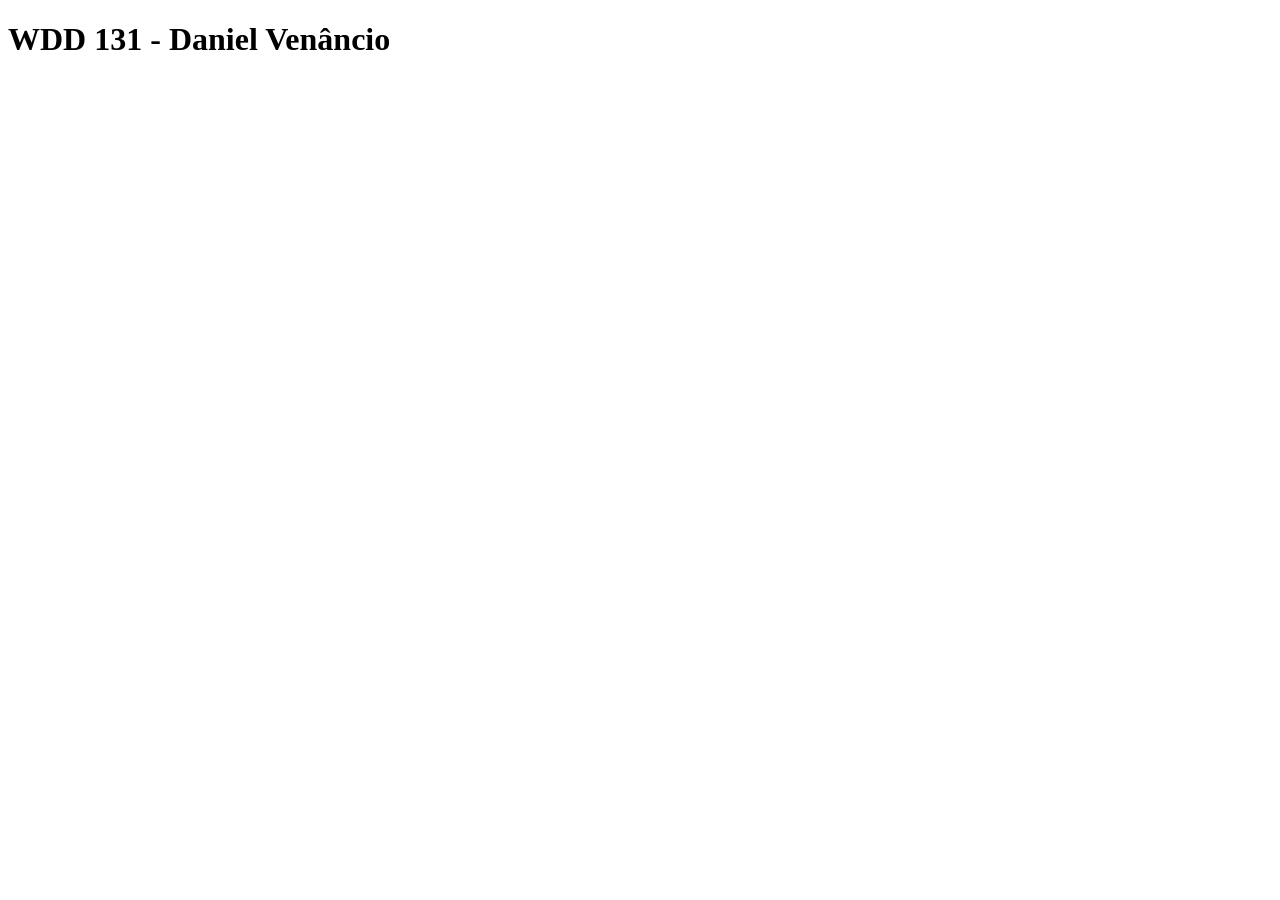
<file: Index.html>
<!DOCTYPE html>
<html lang="en">
<head>
    <meta charset="UTF-8">
    <meta name="viewport" content="width=device-width, initial-scale=1.0">
    <title>WDD 131</title>
</head>
<body>  
    <h1>WDD 131 - Daniel Venâncio</h1>
</body>
</html>
</file>
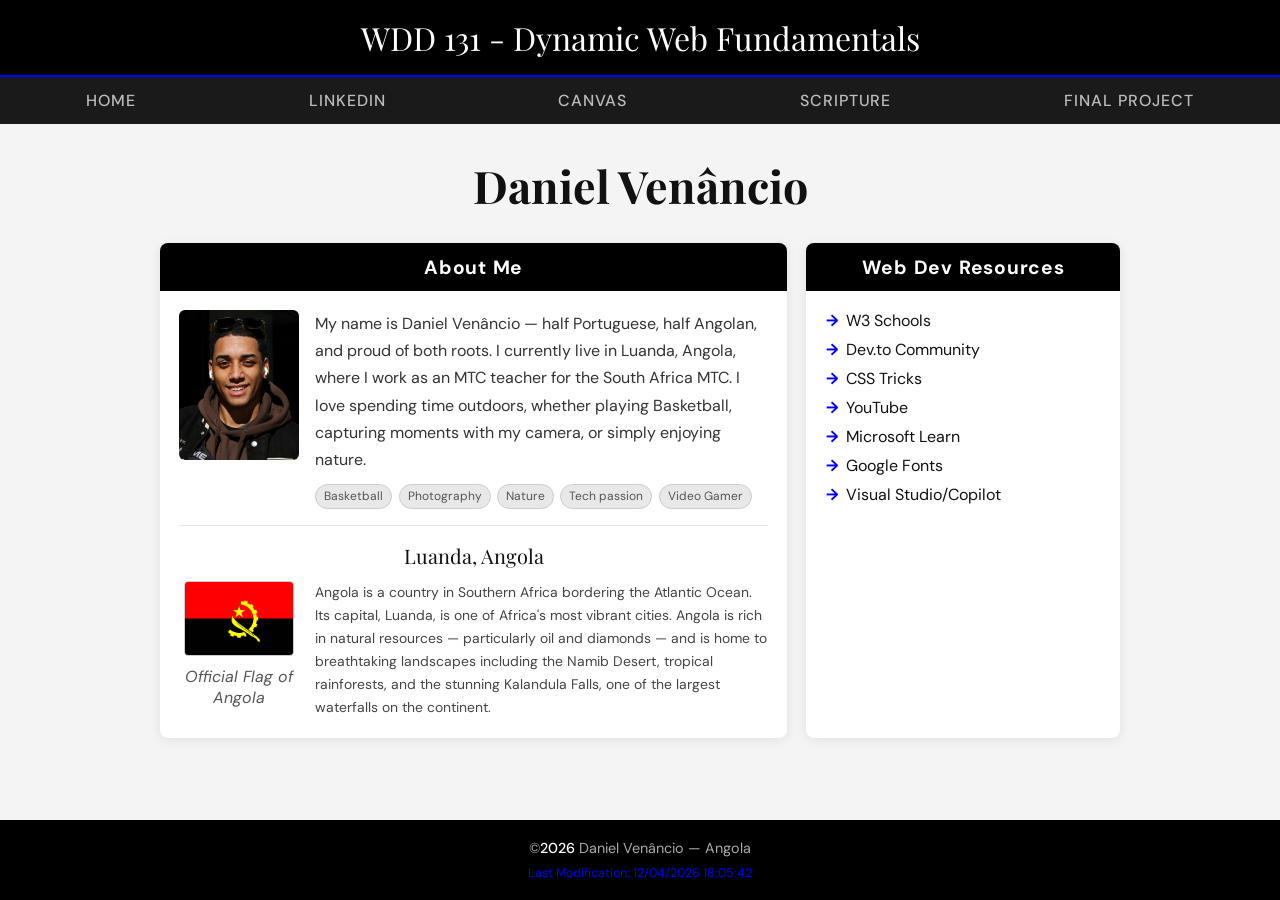
<file: index.html>
<!DOCTYPE html>
<html lang="en">
<head>
    <meta charset="UTF-8">
    <meta name="viewport" content="width=device-width, initial-scale=1.0">
    <title>WDD 131 - Dynamic Web Fundamentals - Daniel Venancio</title>
    <meta name="description" content="WDD 131 - Dynamic Web Fundamentals - Daniel Venancio Home Page">
    <meta name="author" content="Daniel Venancio">
    <link rel="preconnect" href="https://fonts.googleapis.com">
    <link rel="preconnect" href="https://fonts.gstatic.com" crossorigin>
    <link href="https://fonts.googleapis.com/css2?family=Playfair+Display:wght@400;700&family=DM+Sans:wght@300;400;500&display=swap" rel="stylesheet">
    <link rel="stylesheet" href="styles/base.css">
    <script src="scripts/getdates.js" defer></script>
</head>
<body>

  <header>
    <span id="course-title">WDD 131 - Dynamic Web Fundamentals</span>
    <nav>
      <a href="index.html">Home</a>
      <a href="https://www.linkedin.com/in/daniel-venâncio-1ba6021aa" target="_blank">LinkedIn</a>
      <a href="#Canvas">Canvas</a>
      <a href="#Scripture">Scripture</a>
      <a href="Project/index.html">Final Project</a>
    </nav>
  </header>

  <main>
    <h1>Daniel Venâncio</h1>

    <div class="cards-grid">

      <!--Card 1-->
      <section class="card">

        <!--About Me-->
        <div class="card-header">About Me</div>
        <div class="card-body">
          <div class="about-top">
            <img src="images/profile.jpg" alt="Daniel Venancio">
            <div>
              <p>
                My name is Daniel Venâncio — half Portuguese, half Angolan, and proud of both roots.
                I currently live in Luanda, Angola, where I work as an MTC teacher for the South Africa MTC.
                I love spending time outdoors, whether playing Basketball, capturing moments with my camera, or simply enjoying nature.
              </p>
              <div class="tags">
                <span>Basketball</span>
                <span>Photography</span>
                <span>Nature</span>
                <span>Tech passion</span>
                <span>Video Gamer</span>
              </div>
            </div>
          </div>

          <hr class="divider">

          <!--Country -->
          <p class="country-title">Luanda, Angola</p>

          <div class="country-section">
            <figure>
              <img src="images/angola.jpg" alt="Official Flag of Angola">
              <figcaption>Official Flag of Angola</figcaption>
            </figure>
            <p>
              Angola is a country in Southern Africa bordering the Atlantic Ocean. Its capital, Luanda, is one of Africa's most vibrant cities.
              Angola is rich in natural resources — particularly oil and diamonds — and is home to breathtaking landscapes including the Namib Desert, tropical rainforests, and the stunning Kalandula Falls, one of the largest waterfalls on the continent.
            </p>
          </div>
        </div>
      </section>

      <!--Card 2-->
      <section class="card resources-card">
        <div class="card-header">Web Dev Resources</div>
        <div class="card-body">
          <ul>
            <li><a href="https://www.w3schools.com" target="_blank">W3 Schools</a></li>
            <li><a href="https://dev.to" target="_blank">Dev.to Community</a></li>
            <li><a href="https://css-tricks.com" target="_blank">CSS Tricks</a></li>
            <li><a href="https://www.youtube.com" target="_blank">YouTube</a></li>
            <li><a href="https://www.microsoft.com/en-us/learn" target="_blank">Microsoft Learn</a></li>
            <li><a href="https://fonts.google.com/" target="_blank">Google Fonts</a></li>
            <li><a href="https://visualstudio.microsoft.com/" target="_blank">Visual Studio/Copilot</a></li>
          </ul>
        </div>
      </section>

    </div>
  </main>

  <footer>
    <p>©<span id="currentyear"></span> Daniel Venâncio — Angola</p>
    <p id="lastModified"></p>
  </footer>

</body>
</html>
</file>
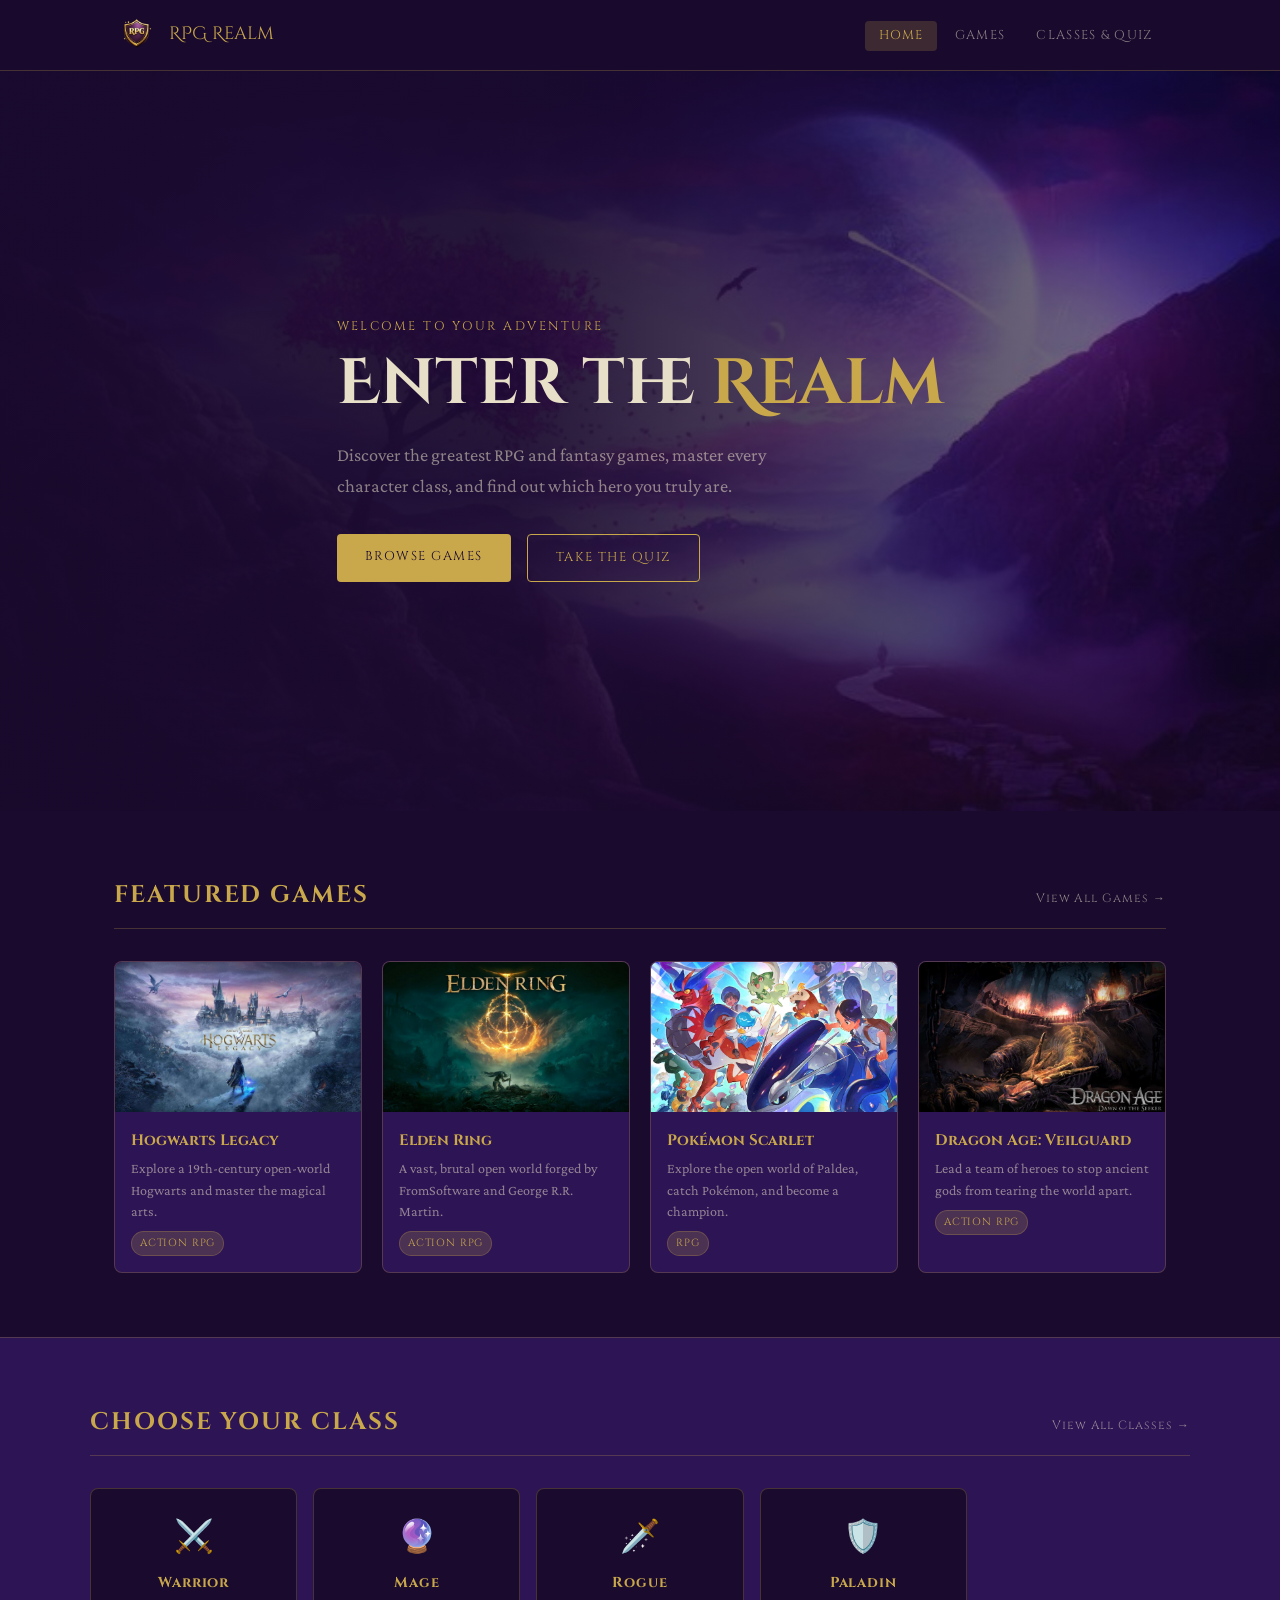
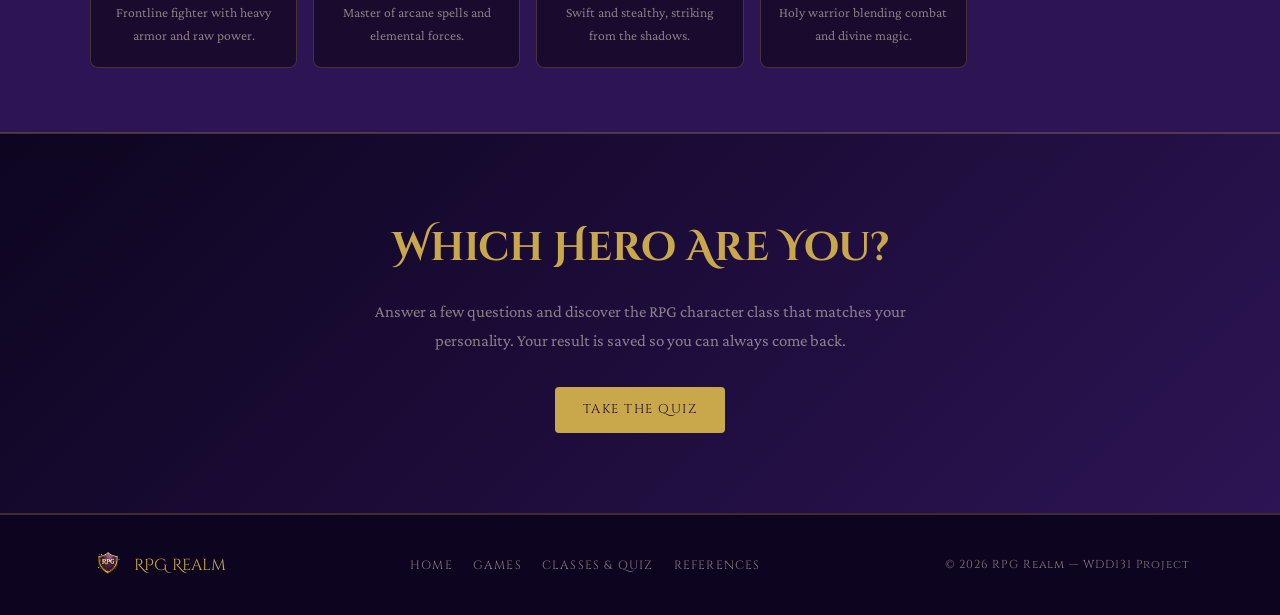
<file: Project/index.html>
<!DOCTYPE html>
<html lang="en">
<head>
  <meta charset="UTF-8" />
  <meta name="viewport" content="width=device-width, initial-scale=1.0" />
  <meta name="description" content="RPG Realm — Your guide to the best RPG and fantasy games." />
  <title>RPG Realm — Home</title>
  <link rel="preconnect" href="https://fonts.googleapis.com" />
  <link rel="preconnect" href="https://fonts.gstatic.com" crossorigin />
  <link href="https://fonts.googleapis.com/css2?family=Cinzel+Decorative:wght@700&family=Cinzel:wght@400;600&family=Crimson+Pro:ital,wght@0,300;0,400;1,300&display=swap" rel="stylesheet" />
  <link rel="stylesheet" href="styles/main.css" />
</head>
<body>

  <!--Nav-->
  <header>
    <nav class="navbar">
      <a href="index.html" class="nav-logo">
        <img src="images/logo.png" alt="RPG Realm Logo" width="45" height="45" />
        <span>RPG Realm</span>
      </a>
      <button class="hamburger" id="hamburger" aria-label="Toggle navigation" aria-expanded="false">
        <span></span><span></span><span></span>
      </button>
      <ul class="nav-links" id="nav-links">
        <li><a href="index.html" class="active">Home</a></li>
        <li><a href="games.html">Games</a></li>
        <li><a href="classes.html">Classes &amp; Quiz</a></li>
      </ul>
    </nav>
  </header>

  <main>

    <!--Hero-->
    <section class="hero">
      <div class="hero-content">
        <p class="hero-eyebrow">Welcome to Your Adventure</p>
        <h1>Enter the <span class="gold">Realm</span></h1>
        <p class="hero-sub">Discover the greatest RPG and fantasy games, master every character class, and find out which hero you truly are.</p>
        <div class="hero-btns">
          <a href="games.html" class="btn btn-primary">Browse Games</a>
          <a href="classes.html" class="btn btn-outline">Take the Quiz</a>
        </div>
      </div>
    </section>

    <!--Games-->
    <section class="section" id="featured">
      <div class="section-header">
        <h2>Featured Games</h2>
        <a href="games.html" class="see-all">View All Games →</a>
      </div>
      <div class="games-grid" id="featured-games">
        <!-- Populated by JavaScript -->
      </div>
    </section>

    <!-- CHARACTER CLASSES TEASER -->
    <section class="section classes-teaser">
      <div class="section-header">
        <h2>Choose Your Class</h2>
        <a href="classes.html" class="see-all">View All Classes →</a>
      </div>
      <div class="classes-row" id="classes-preview">
        <!-- Populated by JavaScript -->
      </div>
    </section>

    <!--Quiz-->
    <section class="quiz-cta">
      <div class="quiz-cta-inner">
        <h2>Which Hero Are You?</h2>
        <p>Answer a few questions and discover the RPG character class that matches your personality. Your result is saved so you can always come back.</p>
        <a href="classes.html#quiz" class="btn btn-primary">Take the Quiz</a>
      </div>
    </section>

  </main>

  <!--Footer -->
  <footer>
    <div class="footer-inner">
      <div class="footer-logo">
        <img src="images/logo.png" alt="RPG Realm Logo" width="36" height="36" />
        <span>RPG Realm</span>
      </div>
      <nav class="footer-nav" aria-label="Footer navigation">
        <a href="index.html">Home</a>
        <a href="games.html">Games</a>
        <a href="classes.html">Classes &amp; Quiz</a>
        <a href="references.html">References</a>
      </nav>
      <p class="footer-copy">&copy; <span id="year"></span> RPG Realm — WDD131 Project</p>
    </div>
  </footer>

  <script src="scripts/main.js"></script>
</body>
</html>
</file>
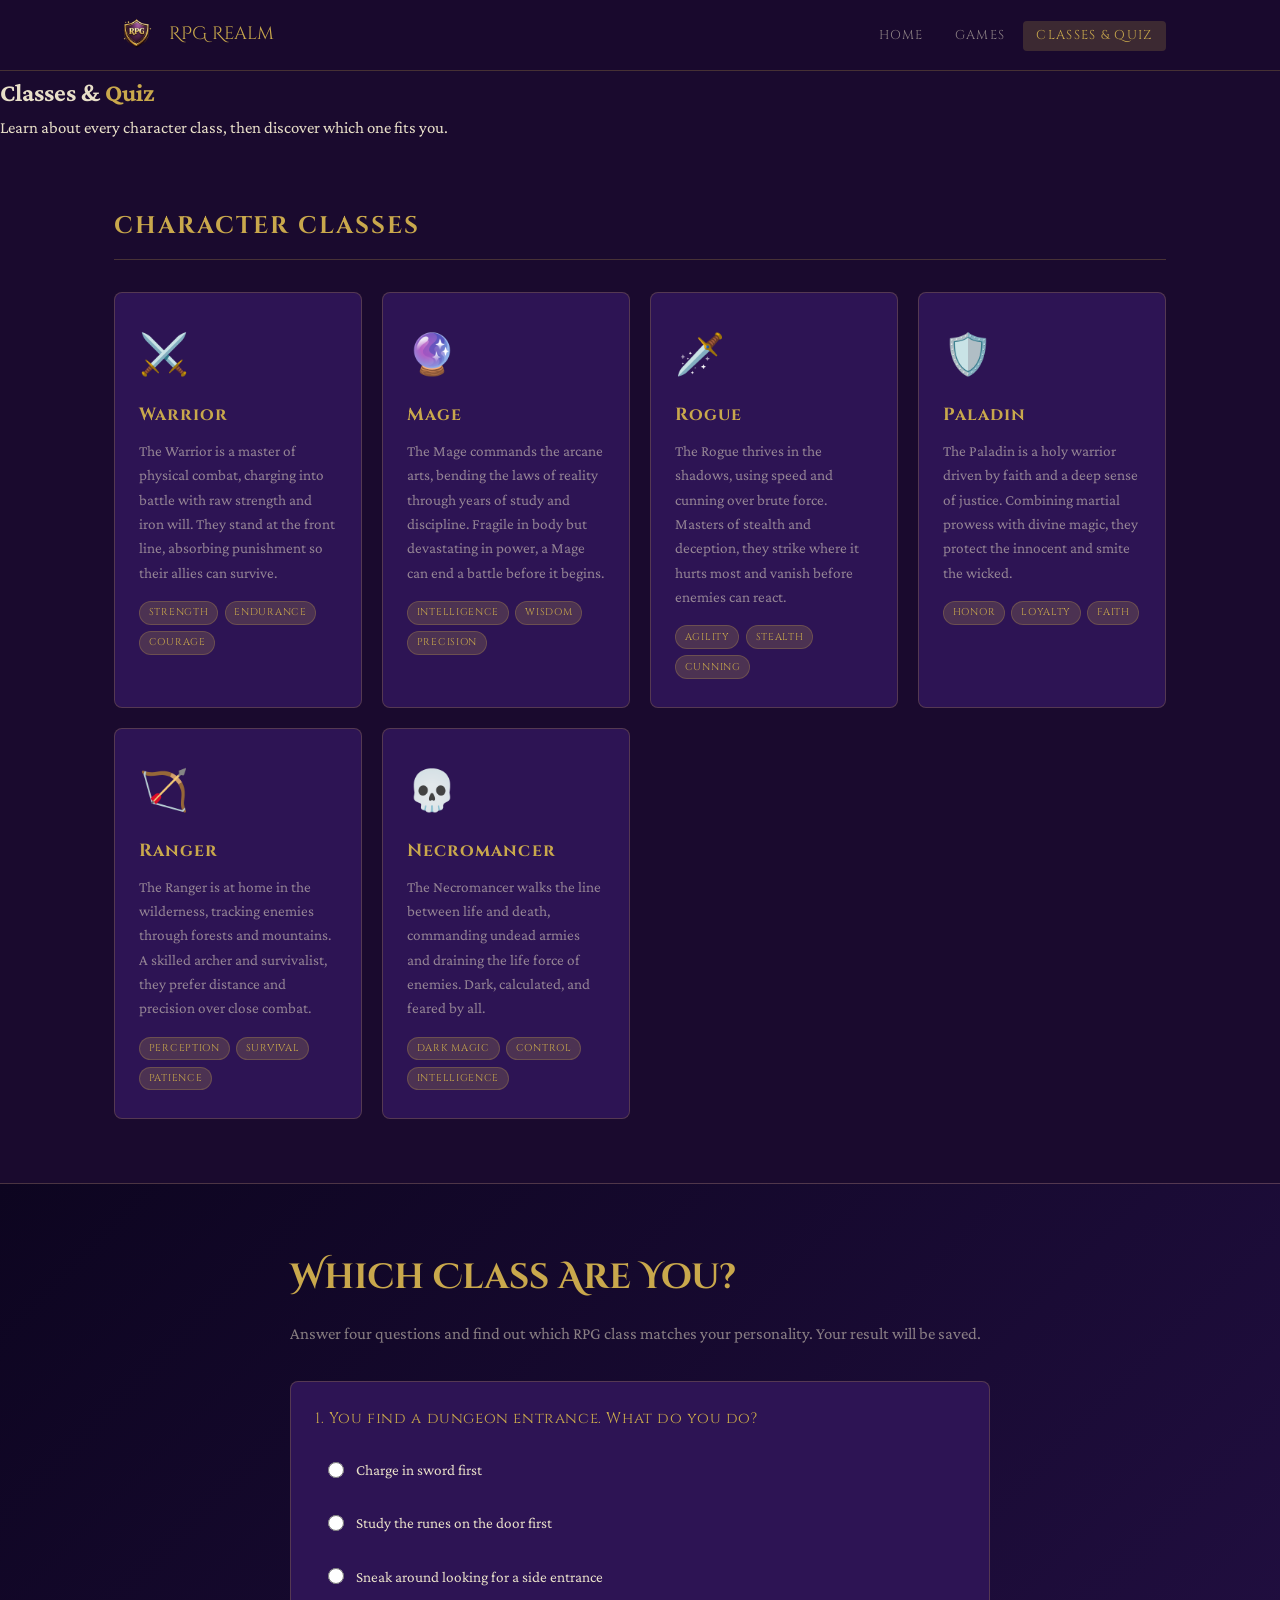
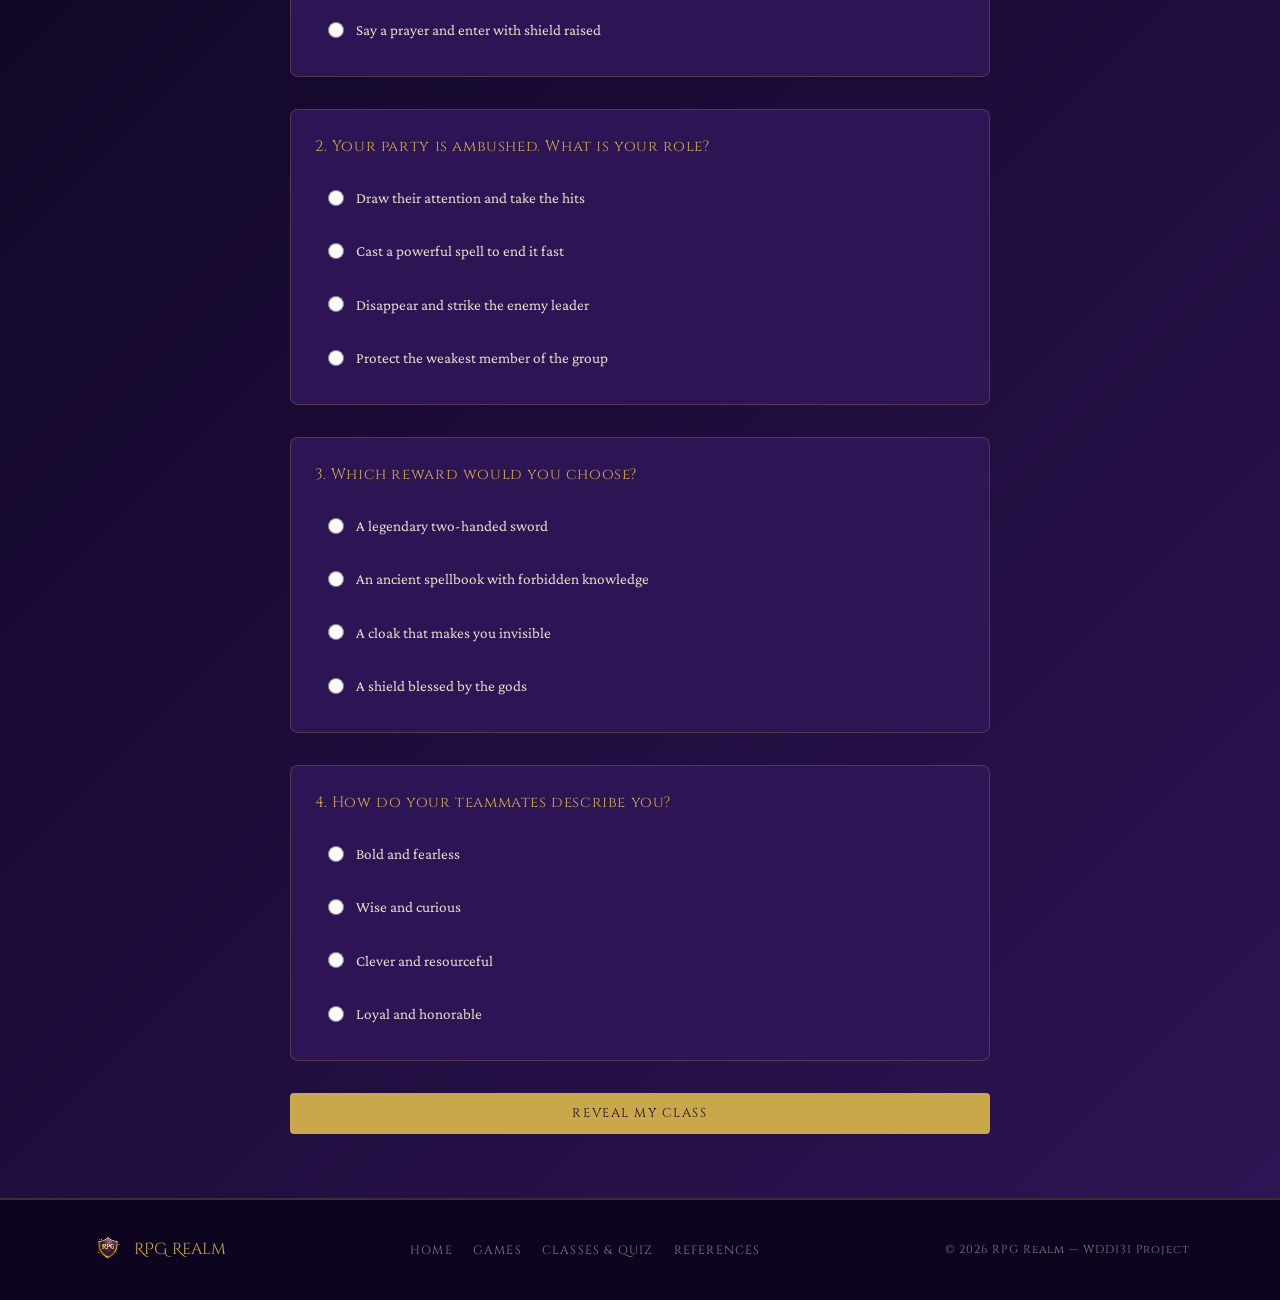
<file: Project/classes.html>
<!DOCTYPE html>
<html lang="en">
<head>
  <meta charset="UTF-8" />
  <meta name="viewport" content="width=device-width, initial-scale=1.0" />
  <meta name="description" content="Explore RPG character classes and take the quiz to find out which hero you are." />
  <title>RPG Realm — Classes &amp; Quiz</title>
  <link rel="preconnect" href="https://fonts.googleapis.com" />
  <link rel="preconnect" href="https://fonts.gstatic.com" crossorigin />
  <link href="https://fonts.googleapis.com/css2?family=Cinzel+Decorative:wght@700&family=Cinzel:wght@400;600&family=Crimson+Pro:ital,wght@0,300;0,400;1,300&display=swap" rel="stylesheet" />
  <link rel="stylesheet" href="styles/main.css" />
  <link rel="stylesheet" href="styles/classes.css" />
</head>
<body>

  <!--Nav-->
  <header>
    <nav class="navbar">
      <a href="index.html" class="nav-logo">
        <img src="images/logo.png" alt="RPG Realm Logo" width="45" height="45" />
        <span>RPG Realm</span>
      </a>
      <button class="hamburger" id="hamburger" aria-label="Toggle navigation" aria-expanded="false">
        <span></span><span></span><span></span>
      </button>
      <ul class="nav-links" id="nav-links">
        <li><a href="index.html">Home</a></li>
        <li><a href="games.html">Games</a></li>
        <li><a href="classes.html" class="active">Classes &amp; Quiz</a></li>
      </ul>
    </nav>
  </header>

  <main>

    <!--Hero-->
    <section class="page-hero">
      <div class="page-hero-inner">
        <h1>Classes &amp; <span class="gold">Quiz</span></h1>
        <p>Learn about every character class, then discover which one fits you.</p>
      </div>
    </section>

    <!--Classes-->
    <section class="section" id="classes">
      <div class="section-header">
        <h2>Character Classes</h2>
      </div>
      <div class="classes-grid" id="classes-grid">
        <!-- Populated by JavaScript -->
      </div>
    </section>

    <!--Quiz-->
    <section class="quiz-section" id="quiz">
      <div class="quiz-inner">
        <h2>Which Class Are You?</h2>
        <p class="quiz-intro">Answer four questions and find out which RPG class matches your personality. Your result will be saved.</p>

        <!-- Saved result banner -->
        <div class="saved-result hidden" id="saved-result">
          <p>Your saved class: <strong id="saved-class-name"></strong> <span id="saved-class-icon"></span></p>
          <button class="btn btn-outline" id="retake-btn">Retake Quiz</button>
        </div>

        <!--Form-->
        <form class="quiz-form" id="quiz-form" novalidate>

          <div class="quiz-question" id="q1">
            <p class="question-text">1. You find a dungeon entrance. What do you do?</p>
            <div class="quiz-options">
              <label><input type="radio" name="q1" value="warrior" required /> Charge in sword first</label>
              <label><input type="radio" name="q1" value="mage" /> Study the runes on the door first</label>
              <label><input type="radio" name="q1" value="rogue" /> Sneak around looking for a side entrance</label>
              <label><input type="radio" name="q1" value="paladin" /> Say a prayer and enter with shield raised</label>
            </div>
          </div>

          <div class="quiz-question" id="q2">
            <p class="question-text">2. Your party is ambushed. What is your role?</p>
            <div class="quiz-options">
              <label><input type="radio" name="q2" value="warrior" /> Draw their attention and take the hits</label>
              <label><input type="radio" name="q2" value="mage" /> Cast a powerful spell to end it fast</label>
              <label><input type="radio" name="q2" value="rogue" /> Disappear and strike the enemy leader</label>
              <label><input type="radio" name="q2" value="paladin" /> Protect the weakest member of the group</label>
            </div>
          </div>

          <div class="quiz-question" id="q3">
            <p class="question-text">3. Which reward would you choose?</p>
            <div class="quiz-options">
              <label><input type="radio" name="q3" value="warrior" /> A legendary two-handed sword</label>
              <label><input type="radio" name="q3" value="mage" /> An ancient spellbook with forbidden knowledge</label>
              <label><input type="radio" name="q3" value="rogue" /> A cloak that makes you invisible</label>
              <label><input type="radio" name="q3" value="paladin" /> A shield blessed by the gods</label>
            </div>
          </div>

          <div class="quiz-question" id="q4">
            <p class="question-text">4. How do your teammates describe you?</p>
            <div class="quiz-options">
              <label><input type="radio" name="q4" value="warrior" /> Bold and fearless</label>
              <label><input type="radio" name="q4" value="mage" /> Wise and curious</label>
              <label><input type="radio" name="q4" value="rogue" /> Clever and resourceful</label>
              <label><input type="radio" name="q4" value="paladin" /> Loyal and honorable</label>
            </div>
          </div>

          <p class="quiz-error hidden" id="quiz-error">Answer all questions before submitting.</p>
          <button type="submit" class="btn btn-primary">Reveal My Class</button>

        </form>

        <!--Result-->
        <div class="quiz-result hidden" id="quiz-result">
          <div class="result-icon" id="result-icon"></div>
          <h3 id="result-title"></h3>
          <p id="result-desc"></p>
          <button class="btn btn-outline" id="retake-btn-2">Retake Quiz</button>
        </div>

      </div>
    </section>

  </main>

  <!--Footer-->
  <footer>
    <div class="footer-inner">
      <div class="footer-logo">
        <img src="images/logo.png" alt="RPG Realm Logo" width="36" height="36" />
        <span>RPG Realm</span>
      </div>
      <nav class="footer-nav" aria-label="Footer navigation">
        <a href="index.html">Home</a>
        <a href="games.html">Games</a>
        <a href="classes.html">Classes &amp; Quiz</a>
        <a href="references.html">References</a>
      </nav>
      <p class="footer-copy">&copy; <span id="year"></span> RPG Realm — WDD131 Project</p>
    </div>
  </footer>

  <script src="scripts/classes.js"></script>
</body>
</html>
</file>
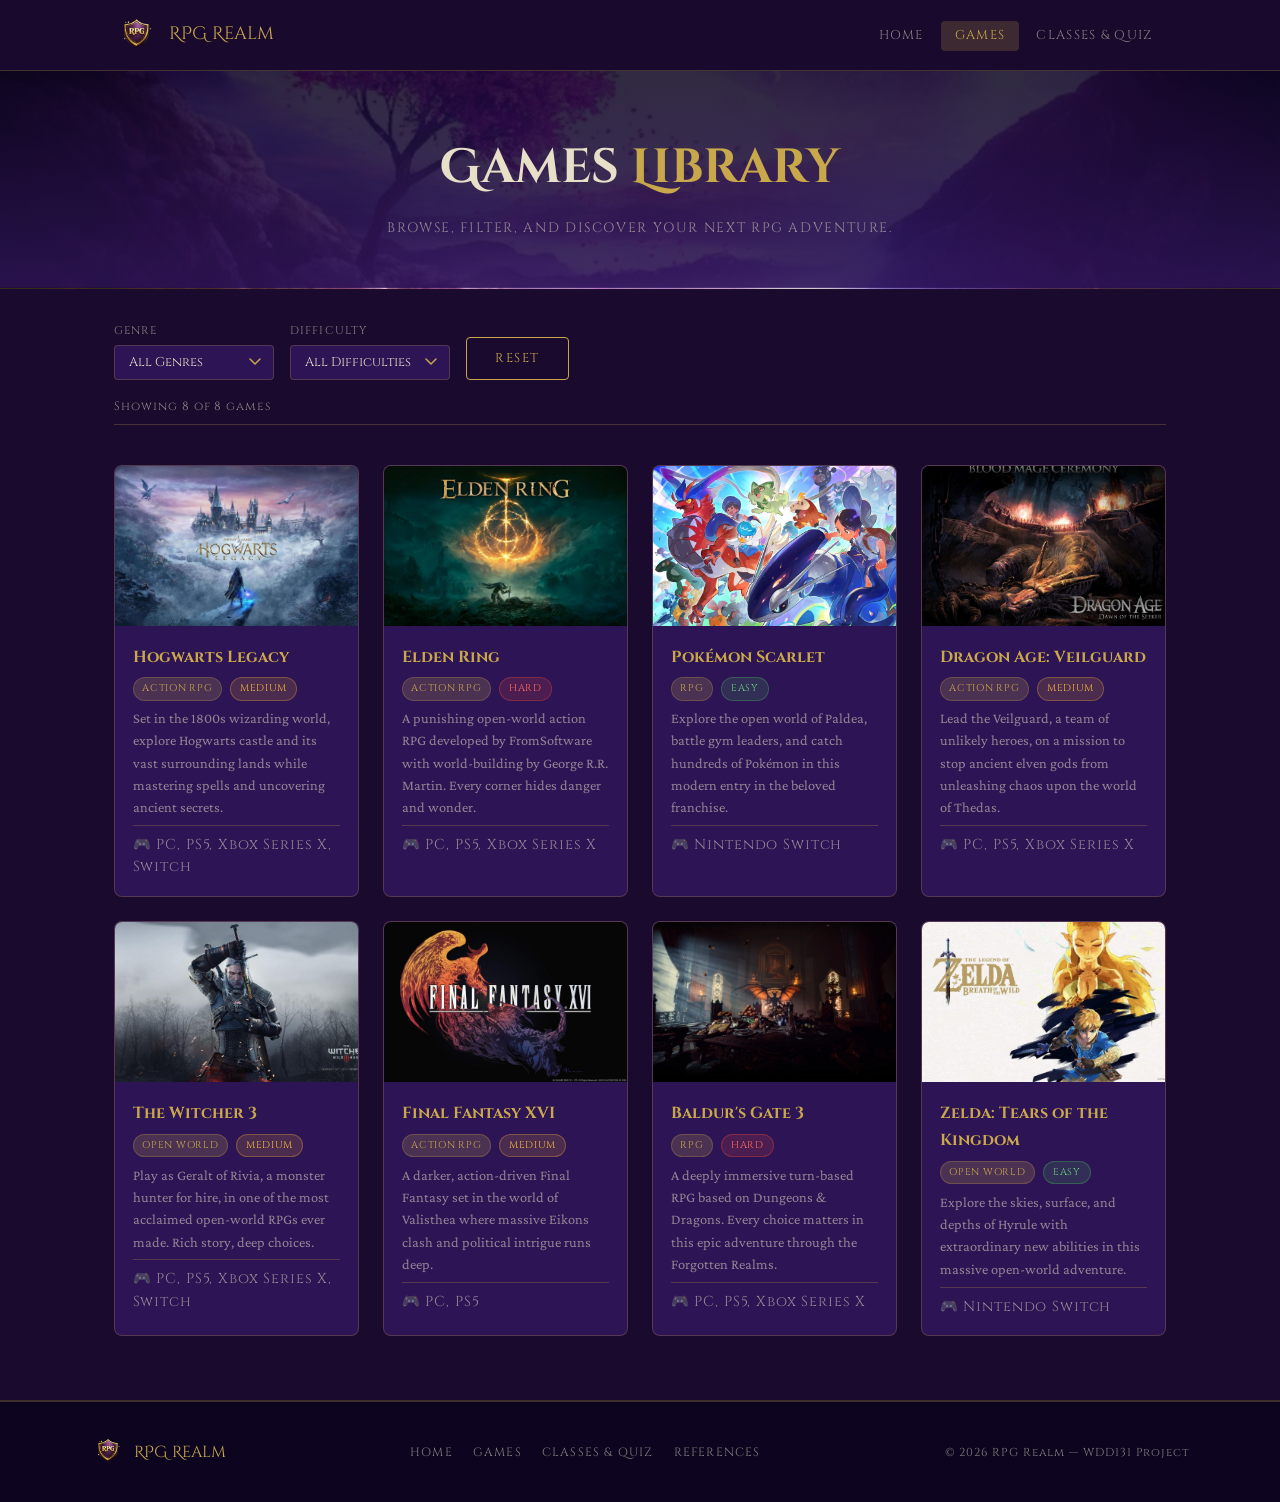
<file: Project/games.html>
<!DOCTYPE html>
<html lang="en">
<head>
  <meta charset="UTF-8" />
  <meta name="viewport" content="width=device-width, initial-scale=1.0" />
  <meta name="description" content="Browse and filter the best RPG and fantasy games by genre, platform, and difficulty." />
  <title>RPG Realm — Games</title>
  <link rel="preconnect" href="https://fonts.googleapis.com" />
  <link rel="preconnect" href="https://fonts.gstatic.com" crossorigin />
  <link href="https://fonts.googleapis.com/css2?family=Cinzel+Decorative:wght@700&family=Cinzel:wght@400;600&family=Crimson+Pro:ital,wght@0,300;0,400;1,300&display=swap" rel="stylesheet" />
  <link rel="stylesheet" href="styles/main.css" />
  <link rel="stylesheet" href="styles/games.css" />
</head>
<body>

  <!-- HEADER / NAV -->
  <header>
    <nav class="navbar">
      <a href="index.html" class="nav-logo">
        <img src="images/logo.png" alt="RPG Realm Logo" width="45" height="45" />
        <span>RPG Realm</span>
      </a>
      <button class="hamburger" id="hamburger" aria-label="Toggle navigation" aria-expanded="false">
        <span></span><span></span><span></span>
      </button>
      <ul class="nav-links" id="nav-links">
        <li><a href="index.html">Home</a></li>
        <li><a href="games.html" class="active">Games</a></li>
        <li><a href="classes.html">Classes &amp; Quiz</a></li>
      </ul>
    </nav>
  </header>

  <main>

    <!-- PAGE HERO -->
    <section class="page-hero">
      <div class="page-hero-inner">
        <h1>Games <span class="gold">Library</span></h1>
        <p>Browse, filter, and discover your next RPG adventure.</p>
      </div>
    </section>

    <!-- FILTERS -->
    <section class="filters-section">
      <div class="filters-inner">
        <div class="filter-group">
          <label class="filter-label" for="filter-genre">Genre</label>
          <select id="filter-genre" class="filter-select">
            <option value="all">All Genres</option>
            <option value="Action RPG">Action RPG</option>
            <option value="RPG">RPG</option>
            <option value="Open World">Open World</option>
          </select>
        </div>
        <div class="filter-group">
          <label class="filter-label" for="filter-difficulty">Difficulty</label>
          <select id="filter-difficulty" class="filter-select">
            <option value="all">All Difficulties</option>
            <option value="Easy">Easy</option>
            <option value="Medium">Medium</option>
            <option value="Hard">Hard</option>
          </select>
        </div>
        <button class="btn btn-outline" id="reset-filters">Reset</button>
      </div>
      <p class="results-count" id="results-count"></p>
    </section>

    <!-- GAMES GRID -->
    <section class="games-section">
      <div class="games-grid-full" id="games-grid">
        <!-- Populated by JavaScript -->
      </div>
      <p class="no-results hidden" id="no-results">No games match your filters. Try resetting.</p>
    </section>

  </main>

  <!-- FOOTER -->
  <footer>
    <div class="footer-inner">
      <div class="footer-logo">
        <img src="images/logo.png" alt="RPG Realm Logo" width="36" height="36" />
        <span>RPG Realm</span>
      </div>
      <nav class="footer-nav" aria-label="Footer navigation">
        <a href="index.html">Home</a>
        <a href="games.html">Games</a>
        <a href="classes.html">Classes &amp; Quiz</a>
        <a href="references.html">References</a>
      </nav>
      <p class="footer-copy">&copy; <span id="year"></span> RPG Realm — WDD131 Project</p>
    </div>
  </footer>

  <script src="scripts/games.js"></script>
</body>
</html>
</file>
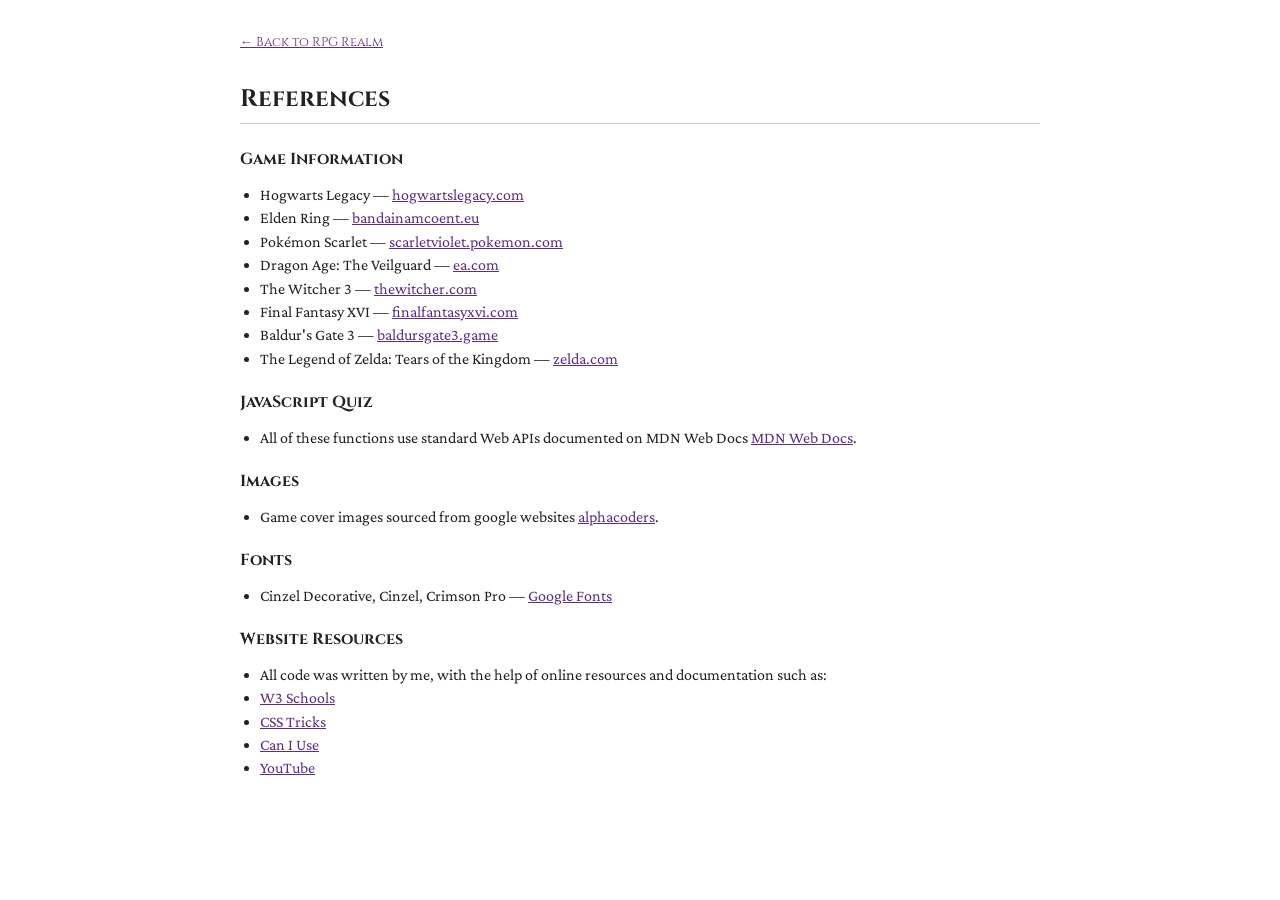
<file: Project/references.html>
<!DOCTYPE html>
<html lang="en">
<head>
  <meta charset="UTF-8" />
  <meta name="viewport" content="width=device-width, initial-scale=1.0" />
  <title>RPG Realm — References</title>
  <link rel="preconnect" href="https://fonts.googleapis.com" />
  <link rel="preconnect" href="https://fonts.gstatic.com" crossorigin />
  <link href="https://fonts.googleapis.com/css2?family=Cinzel:wght@400;600&family=Crimson+Pro:wght@400&display=swap" rel="stylesheet" />
  <style>
    body { font-family: 'Crimson Pro', Georgia, serif; max-width: 800px; margin: 2rem auto; padding: 0 1.5rem; color: #222; }
    h1 { font-family: 'Cinzel', serif; font-size: 1.5rem; margin-bottom: 1.5rem; border-bottom: 1px solid #ccc; padding-bottom: 0.5rem; }
    h2 { font-family: 'Cinzel', serif; font-size: 1rem; margin: 1.5rem 0 0.5rem; }
    ul { padding-left: 1.25rem; }
    li { margin-bottom: 0.4rem; }
    a { color: #5a2d8b; }
    nav { margin-bottom: 2rem; }
    nav a { font-family: 'Cinzel', serif; font-size: 0.8rem; margin-right: 1rem; color: #5a2d8b; }
  </style>
</head>
<body>
  <nav>
    <a href="index.html">← Back to RPG Realm</a>
  </nav>
  <h1>References</h1>

  <h2>Game Information</h2>
  <ul>
    <li>Hogwarts Legacy — <a href="https://www.hogwartslegacy.com" target="_blank">hogwartslegacy.com</a></li>
    <li>Elden Ring — <a href="https://en.bandainamcoent.eu/elden-ring" target="_blank">bandainamcoent.eu</a></li>
    <li>Pokémon Scarlet — <a href="https://scarletviolet.pokemon.com" target="_blank">scarletviolet.pokemon.com</a></li>
    <li>Dragon Age: The Veilguard — <a href="https://www.ea.com/games/dragon-age/dragon-age-the-veilguard" target="_blank">ea.com</a></li>
    <li>The Witcher 3 — <a href="https://www.thewitcher.com" target="_blank">thewitcher.com</a></li>
    <li>Final Fantasy XVI — <a href="https://www.finalfantasyxvi.com" target="_blank">finalfantasyxvi.com</a></li>
    <li>Baldur's Gate 3 — <a href="https://baldursgate3.game" target="_blank">baldursgate3.game</a></li>
    <li>The Legend of Zelda: Tears of the Kingdom — <a href="https://www.zelda.com/tears-of-the-kingdom" target="_blank">zelda.com</a></li>
  </ul>

  <h2>JavaScript Quiz</h2>
  <ul>
    <li>All of these functions use standard Web APIs documented on MDN Web Docs <a href="https://developer.mozilla.org/en-US/docs/Web/JavaScript" target="_blank">MDN Web Docs</a>.</li>
  </ul>

  <h2>Images</h2>
  <ul>
    <li>Game cover images sourced from google websites <a href="https://alphacoders.com" target="_blank">alphacoders</a>.</li>
  </ul>

  <h2>Fonts</h2>
  <ul>
    <li>Cinzel Decorative, Cinzel, Crimson Pro — <a href="https://fonts.google.com" target="_blank">Google Fonts</a></li>
  </ul>
  <h2>Website Resources</h2>
  <ul>
    <li>All code was written by me, with the help of online resources and documentation such as:</li>
    <li><a href="https://www.w3schools.com" target="_blank">W3 Schools</a></li>
    <li><a href="https://www.css-tricks.com" target="_blank">CSS Tricks</a></li>
    <li><a href="https://www.caniuse.com" target="_blank">Can I Use</a></li>
    <li><a href="https://www.youtube.com" target="_blank">YouTube</a></li>
  </ul>
</body>
</html>
</file>
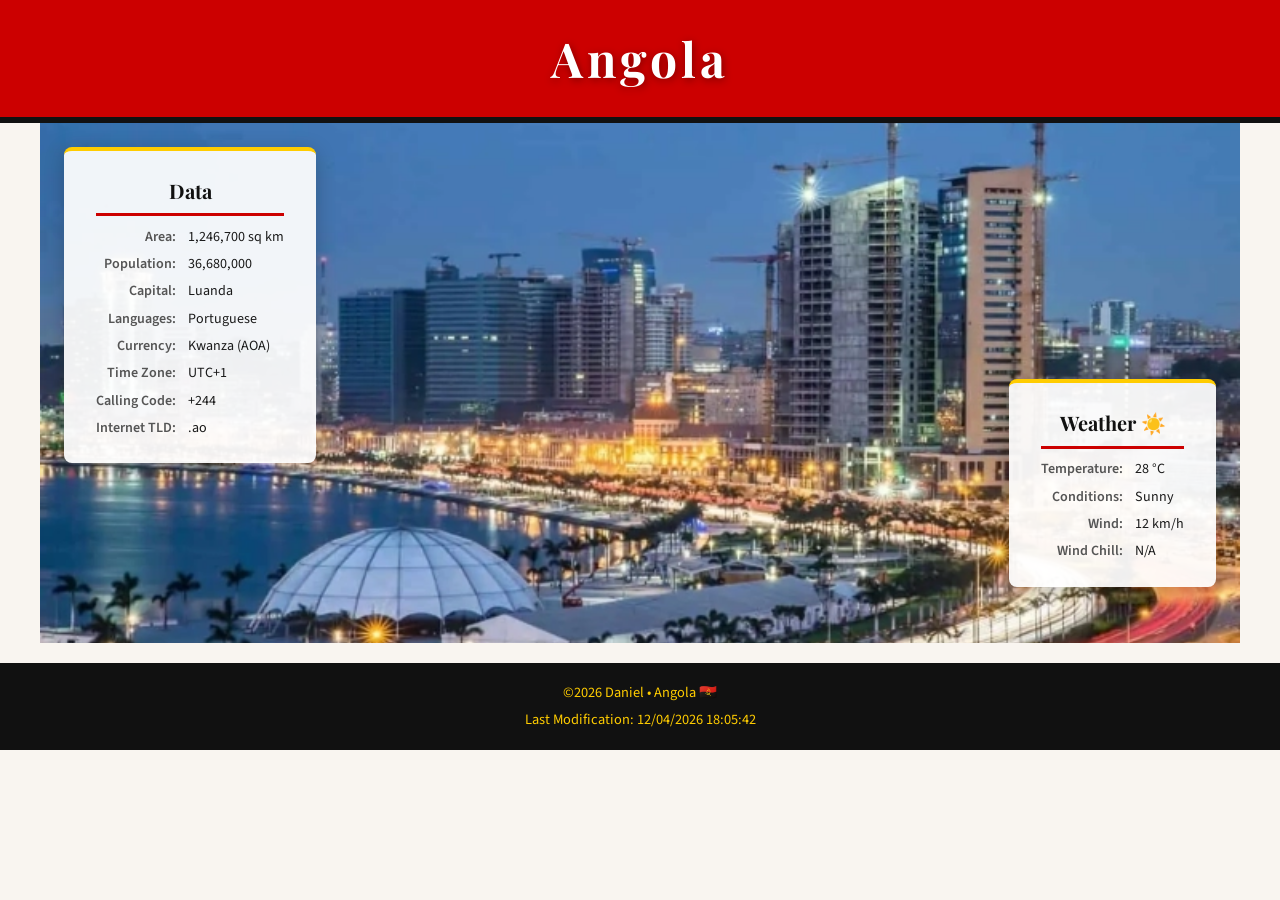
<file: W03/place.html>
<!DOCTYPE html>
<html lang="en">
<head>
  <meta charset="UTF-8" />
  <meta name="viewport" content="width=device-width, initial-scale=1.0" />
  <title>Angola - Place Page</title>
  <link rel="preconnect" href="https://fonts.googleapis.com" />
  <link rel="preconnect" href="https://fonts.gstatic.com" crossorigin />
  <link href="https://fonts.googleapis.com/css2?family=Playfair+Display:wght@700&family=Source+Sans+3:wght@400;600&display=swap" rel="stylesheet" />
  <link rel="stylesheet" href="styles/place.css" />
  <script src="scripts/place.js" defer></script>
</head>
<body>

  <header>
    <h1>Angola</h1>
  </header>

  <main>
    <!--Hero Image-->
    <picture>
        <source
          media="(min-width: 768px)"
          srcset="images/angola-large.webp"
        />
        <img
          src="images/angola-small.webp"
          alt="Scenic landscape of Angola showing its natural beauty"
          class="hero-img"
        />
      </picture>

    <!--Data Section-->
    <section class="data-section">
      <h2>Data</h2>
      <dl>
        <dt>Area:</dt>        <dd>1,246,700 sq km</dd>
        <dt>Population:</dt>  <dd>36,680,000</dd>
        <dt>Capital:</dt>     <dd>Luanda</dd>
        <dt>Languages:</dt>   <dd>Portuguese</dd>
        <dt>Currency:</dt>    <dd>Kwanza (AOA)</dd>
        <dt>Time Zone:</dt>   <dd>UTC+1</dd>
        <dt>Calling Code:</dt><dd>+244</dd>
        <dt>Internet TLD:</dt><dd>.ao</dd>
      </dl>
    </section>

    <!--Weather Section-->
    <section class="weather-section">
      <h2 class="weather-heading">Weather</h2>

      <!--SVG icon-->
      <img
        src="images/sunny.svg"
        alt="Sunny weather icon"
        class="weather-icon-svg"
        width="80"
        height="80"
      />
      
      <dl>
        <dt>Temperature:</dt>  <dd>28 °C</dd>
        <dt>Conditions:</dt>   <dd>Sunny</dd>
        <dt>Wind:</dt>         <dd>12 km/h</dd>
        <dt>Wind Chill:</dt>   <dd id="wind-chill">--</dd>
      </dl>
    </section>
  </main>

  <footer>
    <p>
      &copy;<span id="current-year"></span>
      Daniel &bull; Angola &#127462;&#127476;
    </p>
    <p>Last Modification: <span id="last-modified"></span></p>
  </footer>

</body>
</html>
</file>
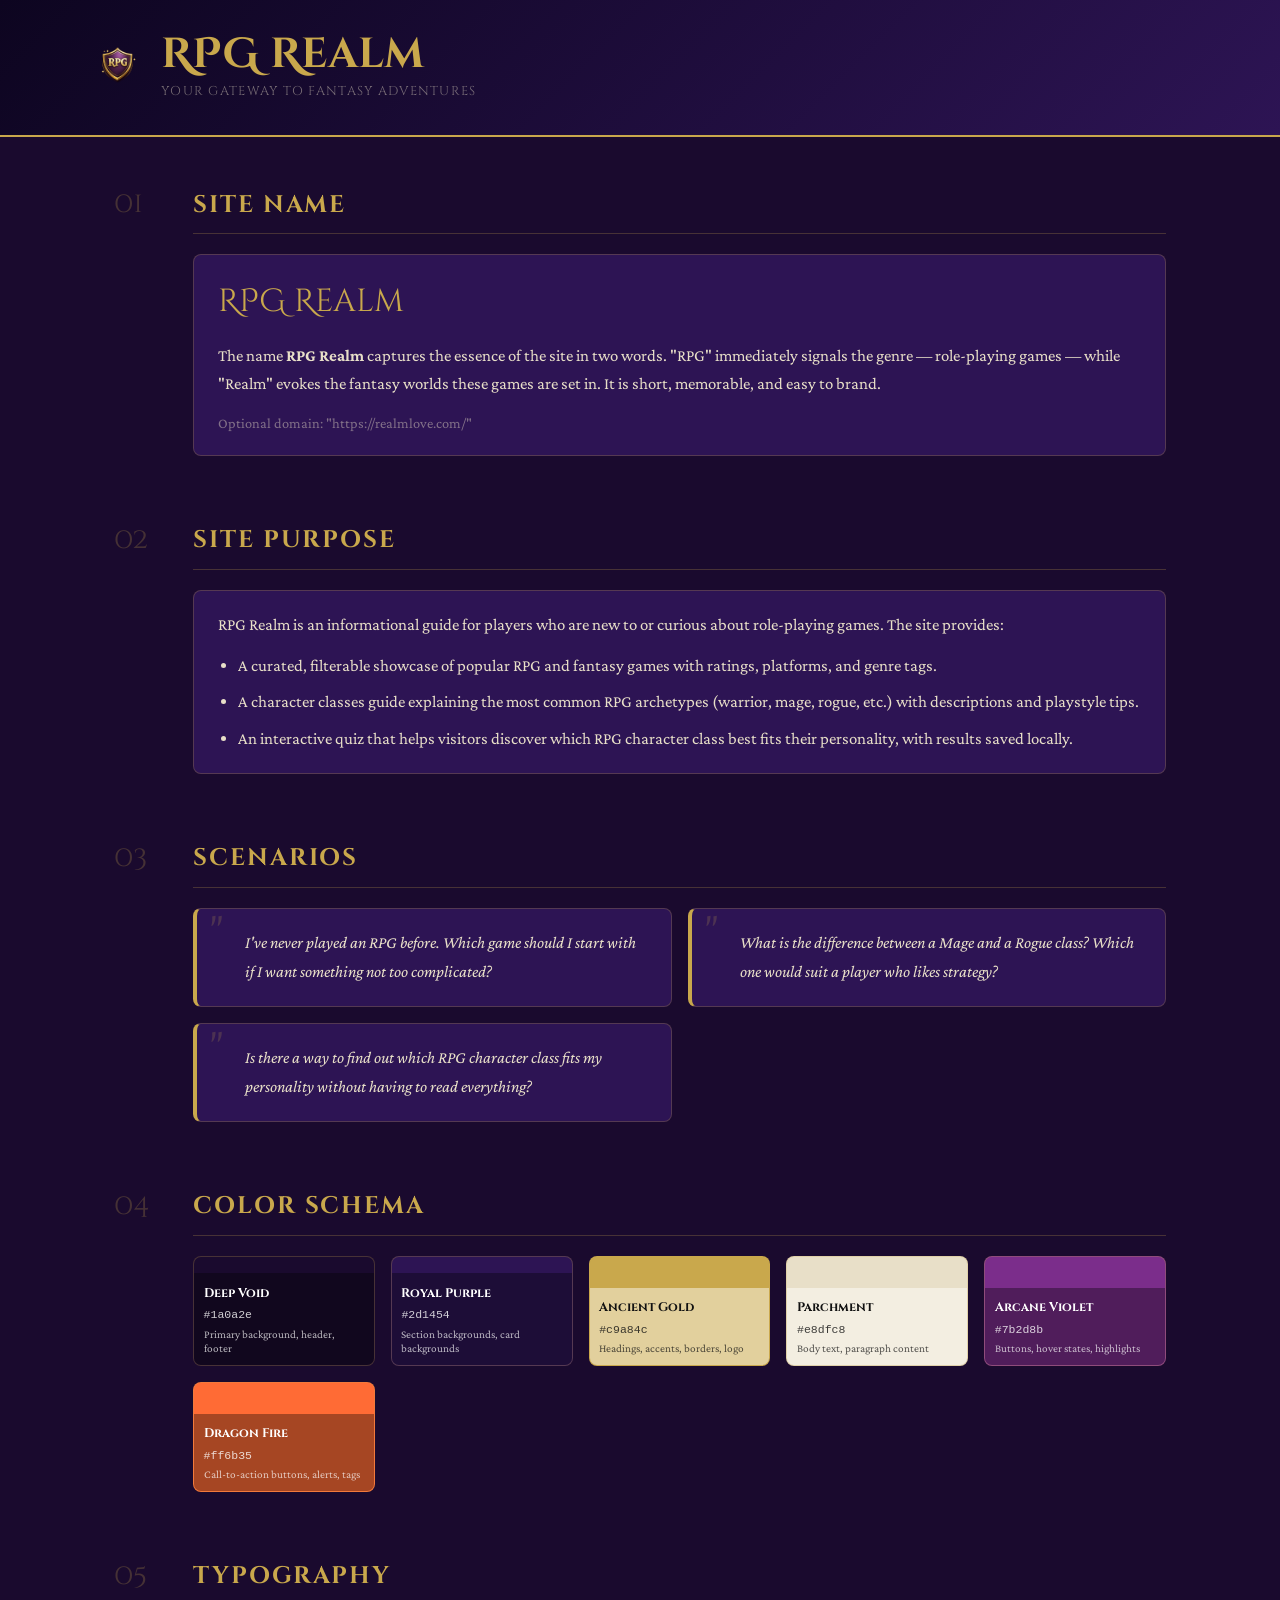
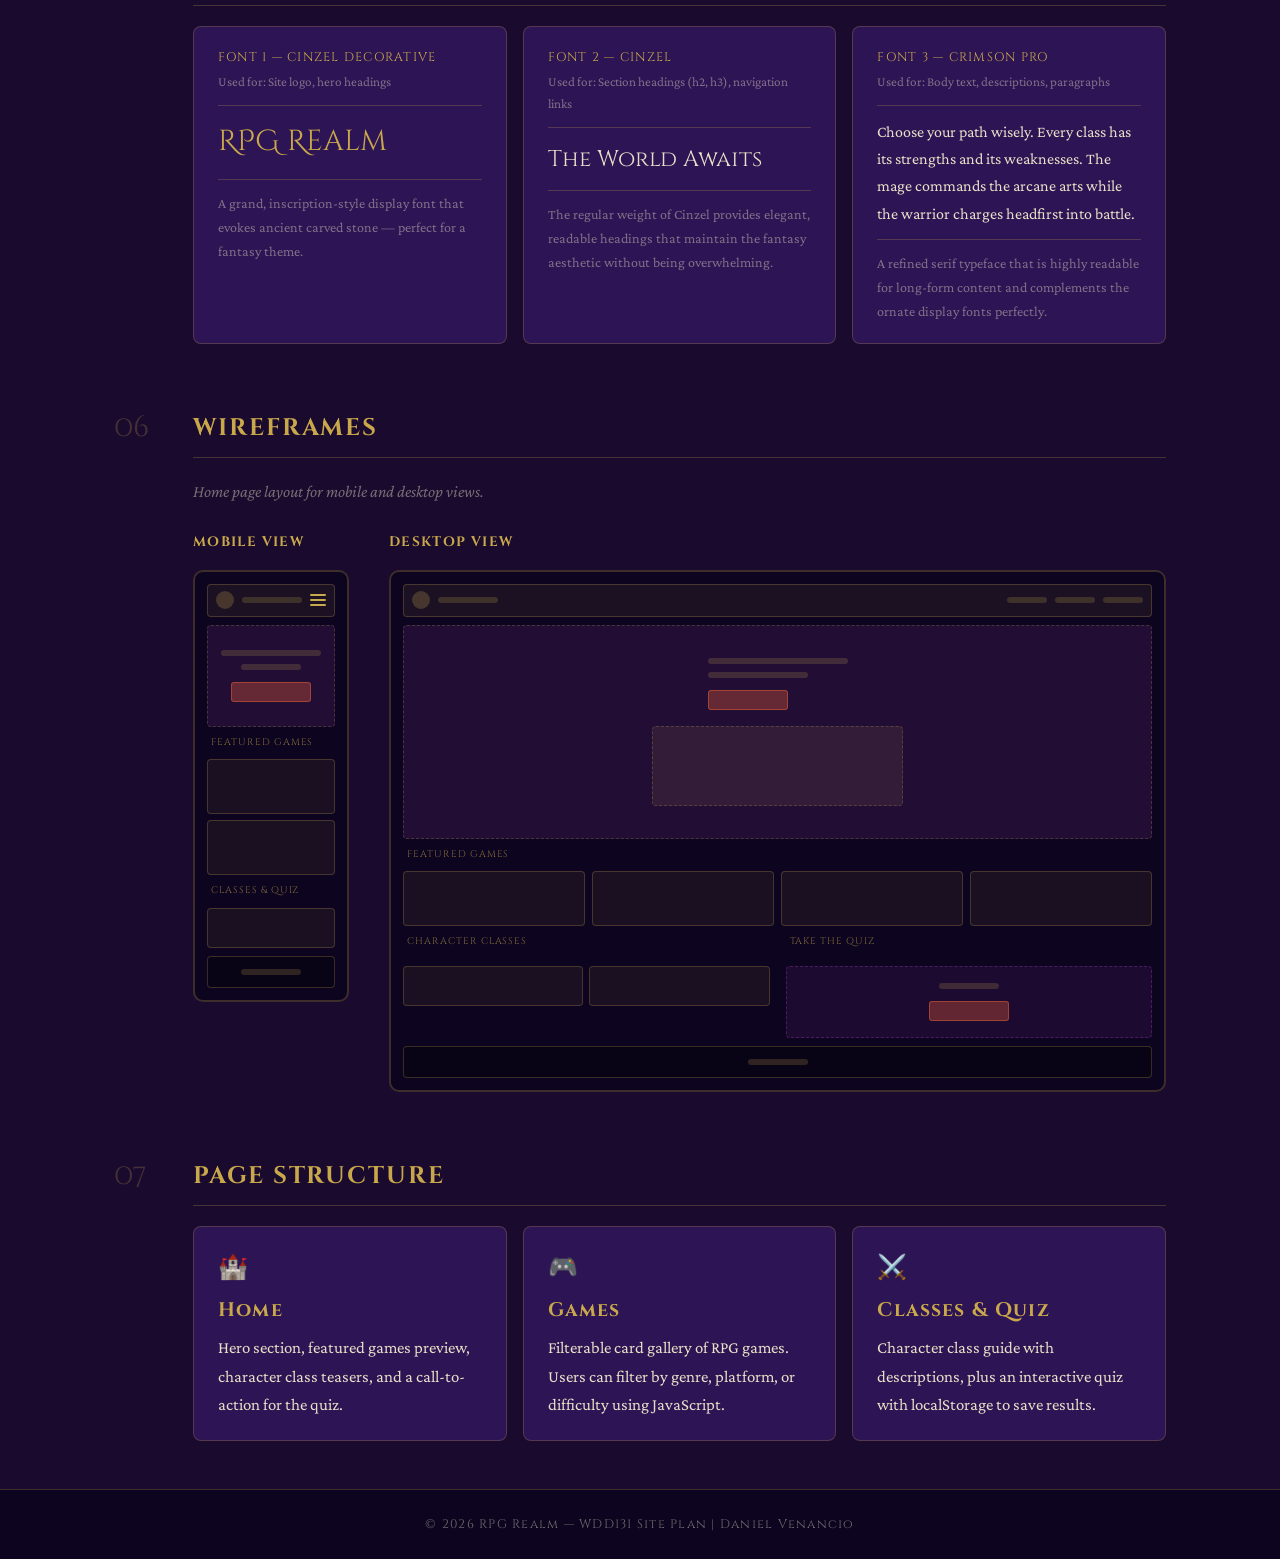
<file: W05/siteplan.html>
<!DOCTYPE html>
<html lang="en">
<head>
  <meta charset="UTF-8" />
  <meta name="viewport" content="width=device-width, initial-scale=1.0" />
  <meta name="description" content="A page outlining the plan for the RPG Realm website, W005" />
  <meta name="author" content="Daniel Venancio" />
  <title>Site Plan - RPG Realm</title>
  <link rel="preconnect" href="https://fonts.googleapis.com" />
  <link rel="preconnect" href="https://fonts.gstatic.com" crossorigin />
  <link href="https://fonts.googleapis.com/css2?family=Cinzel+Decorative:wght@700&family=Cinzel:wght@400;600&family=Crimson+Pro:ital,wght@0,300;0,400;1,300&display=swap" rel="stylesheet" />
  <link rel="stylesheet" href="styles/siteplan.css" />
</head>
<body>

  <header>
    <div class="header-inner">
      <div class="logo-block">
        <img 
            src="images/logo.png" 
            alt="RPG Realm Logo" 
            width="55" 
            height="55"
        />
        <div>
            <h1 class="site-title">RPG Realm</h1>
            <p class="site-tagline">Your Gateway to Fantasy Adventures</p>
        </div>
        </div>
    </div>
  </header>

  <main>

    <!-- 1. SITE NAME -->
    <section class="plan-section" id="site-name">
      <div class="section-number">01</div>
      <div class="section-body">
        <h2>Site Name</h2>
        <div class="card">
          <p class="name-display">RPG Realm</p>
          <p>The name <strong>RPG Realm</strong> captures the essence of the site in two words. "RPG" immediately signals the genre — role-playing games — while "Realm" evokes the fantasy worlds these games are set in. It is short, memorable, and easy to brand.</p>
          <p class="domain-note">Optional domain: "https://realmlove.com/"</p>
        </div>
      </div>
    </section>

    <!-- 2. SITE PURPOSE -->
    <section class="plan-section" id="site-purpose">
      <div class="section-number">02</div>
      <div class="section-body">
        <h2>Site Purpose</h2>
        <div class="card">
          <p>RPG Realm is an informational guide for players who are new to or curious about role-playing games. The site provides:</p>
          <ul>
            <li>A curated, filterable showcase of popular RPG and fantasy games with ratings, platforms, and genre tags.</li>
            <li>A character classes guide explaining the most common RPG archetypes (warrior, mage, rogue, etc.) with descriptions and playstyle tips.</li>
            <li>An interactive quiz that helps visitors discover which RPG character class best fits their personality, with results saved locally.</li>
          </ul>
        </div>
      </div>
    </section>

    <!-- 3. SCENARIOS -->
    <section class="plan-section" id="scenarios">
      <div class="section-number">03</div>
      <div class="section-body">
        <h2>Scenarios</h2>
        <div class="scenarios-grid">
          <div class="scenario-card">
            <span class="quote-mark">"</span>
            <p>I've never played an RPG before. Which game should I start with if I want something not too complicated?</p>
          </div>
          <div class="scenario-card">
            <span class="quote-mark">"</span>
            <p>What is the difference between a Mage and a Rogue class? Which one would suit a player who likes strategy?</p>
          </div>
          <div class="scenario-card">
            <span class="quote-mark">"</span>
            <p>Is there a way to find out which RPG character class fits my personality without having to read everything?</p>
          </div>
        </div>
      </div>
    </section>

    <!-- 4. COLOR SCHEMA -->
    <section class="plan-section" id="color-schema">
      <div class="section-number">04</div>
      <div class="section-body">
        <h2>Color Schema</h2>
        <div class="colors-grid">

          <div class="color-swatch" style="background:#1a0a2e;">
            <div class="color-info light">
              <strong>Deep Void</strong>
              <code>#1a0a2e</code>
              <span>Primary background, header, footer</span>
            </div>
          </div>

          <div class="color-swatch" style="background:#2d1454;">
            <div class="color-info light">
              <strong>Royal Purple</strong>
              <code>#2d1454</code>
              <span>Section backgrounds, card backgrounds</span>
            </div>
          </div>

          <div class="color-swatch" style="background:#c9a84c;">
            <div class="color-info dark">
              <strong>Ancient Gold</strong>
              <code>#c9a84c</code>
              <span>Headings, accents, borders, logo</span>
            </div>
          </div>

          <div class="color-swatch" style="background:#e8dfc8;">
            <div class="color-info dark">
              <strong>Parchment</strong>
              <code>#e8dfc8</code>
              <span>Body text, paragraph content</span>
            </div>
          </div>

          <div class="color-swatch" style="background:#7b2d8b;">
            <div class="color-info light">
              <strong>Arcane Violet</strong>
              <code>#7b2d8b</code>
              <span>Buttons, hover states, highlights</span>
            </div>
          </div>

          <div class="color-swatch" style="background:#ff6b35;">
            <div class="color-info light">
              <strong>Dragon Fire</strong>
              <code>#ff6b35</code>
              <span>Call-to-action buttons, alerts, tags</span>
            </div>
          </div>

        </div>
      </div>
    </section>

    <!-- 5. TYPOGRAPHY -->
    <section class="plan-section" id="typography">
      <div class="section-number">05</div>
      <div class="section-body">
        <h2>Typography</h2>
        <div class="type-grid">

          <div class="type-card">
            <p class="font-label">Font 1 — Cinzel Decorative</p>
            <p class="font-use">Used for: Site logo, hero headings</p>
            <p class="type-sample cinzel-deco">RPG Realm</p>
            <p class="font-note">A grand, inscription-style display font that evokes ancient carved stone — perfect for a fantasy theme.</p>
          </div>

          <div class="type-card">
            <p class="font-label">Font 2 — Cinzel</p>
            <p class="font-use">Used for: Section headings (h2, h3), navigation links</p>
            <p class="type-sample cinzel">The World Awaits</p>
            <p class="font-note">The regular weight of Cinzel provides elegant, readable headings that maintain the fantasy aesthetic without being overwhelming.</p>
          </div>

          <div class="type-card">
            <p class="font-label">Font 3 — Crimson Pro</p>
            <p class="font-use">Used for: Body text, descriptions, paragraphs</p>
            <p class="type-sample crimson">Choose your path wisely. Every class has its strengths and its weaknesses. The mage commands the arcane arts while the warrior charges headfirst into battle.</p>
            <p class="font-note">A refined serif typeface that is highly readable for long-form content and complements the ornate display fonts perfectly.</p>
          </div>

        </div>
      </div>
    </section>

    <!-- 6. WIREFRAMES -->
    <section class="plan-section" id="wireframes">
    <div class="section-number">06</div>
    <div class="section-body">
        <h2>Wireframes</h2>
        <p class="wireframe-intro">Home page layout for mobile and desktop views.</p>

        <div class="wireframes-wrap">

        <!-- Mobile -->
        <div class="wireframe-block">
            <h3>Mobile View</h3>
            <div class="wf-device mobile-frame">
            <div class="wf-bar">
                <div class="wf-dot"></div>
                <div class="wf-line short"></div>
                <div class="wf-hamburger">
                <span></span><span></span><span></span>
                </div>
            </div>
            <div class="wf-hero">
                <div class="wf-line med center"></div>
                <div class="wf-line short center"></div>
                <div class="wf-btn-placeholder"></div>
            </div>
            <div class="wf-section-label">Featured Games</div>
            <div class="wf-card-col">
                <div class="wf-card"></div>
                <div class="wf-card"></div>
            </div>
            <div class="wf-section-label">Classes &amp; Quiz</div>
            <div class="wf-card-col">
                <div class="wf-card short"></div>
            </div>
            <div class="wf-footer">
                <div class="wf-line short center"></div>
            </div>
            </div>
        </div>

        <!-- Desktop -->
        <div class="wireframe-block">
            <h3>Desktop View</h3>
            <div class="wf-device desktop-frame">
            <div class="wf-bar desktop-nav">
                <div class="wf-dot"></div>
                <div class="wf-line short"></div>
                <div class="wf-nav-links">
                <div class="wf-link"></div>
                <div class="wf-link"></div>
                <div class="wf-link"></div>
                </div>
            </div>
            <div class="wf-hero wide-hero">
                <div class="wf-hero-text">
                <div class="wf-line long"></div>
                <div class="wf-line med"></div>
                <div class="wf-btn-placeholder"></div>
                </div>
                <div class="wf-hero-img"></div>
            </div>
            <div class="wf-section-label">Featured Games</div>
            <div class="wf-card-row">
                <div class="wf-card"></div>
                <div class="wf-card"></div>
                <div class="wf-card"></div>
                <div class="wf-card"></div>
            </div>
            <div class="wf-two-col">
                <div class="wf-col-block">
                <div class="wf-section-label inline">Character Classes</div>
                <div class="wf-card-row two">
                    <div class="wf-card short"></div>
                    <div class="wf-card short"></div>
                </div>
                </div>
                <div class="wf-col-block">
                <div class="wf-section-label inline">Take the Quiz</div>
                <div class="wf-quiz-box">
                    <div class="wf-line short center"></div>
                    <div class="wf-btn-placeholder"></div>
                </div>
                </div>
            </div>
            <div class="wf-footer">
                <div class="wf-line short center"></div>
            </div>
            </div>
        </div>

        </div>
    </div>
    </section>

    <!-- Pages -->
    <section class="plan-section" id="page-structure">
      <div class="section-number">07</div>
      <div class="section-body">
        <h2>Page Structure</h2>
        <div class="pages-grid">
          <div class="page-card">
            <div class="page-icon">🏰</div>
            <h3>Home</h3>
            <p>Hero section, featured games preview, character class teasers, and a call-to-action for the quiz.</p>
          </div>
          <div class="page-card">
            <div class="page-icon">🎮</div>
            <h3>Games</h3>
            <p>Filterable card gallery of RPG games. Users can filter by genre, platform, or difficulty using JavaScript.</p>
          </div>
          <div class="page-card">
            <div class="page-icon">⚔️</div>
            <h3>Classes & Quiz</h3>
            <p>Character class guide with descriptions, plus an interactive quiz with localStorage to save results.</p>
          </div>
        </div>
      </div>
    </section>

  </main>

  <footer>
    <p>&copy; <span id="year"></span> RPG Realm — WDD131 Site Plan | Daniel Venancio</p>
  </footer>

  <script>
    document.getElementById('year').textContent = new Date().getFullYear();
  </script>

</body>
</html>
</file>
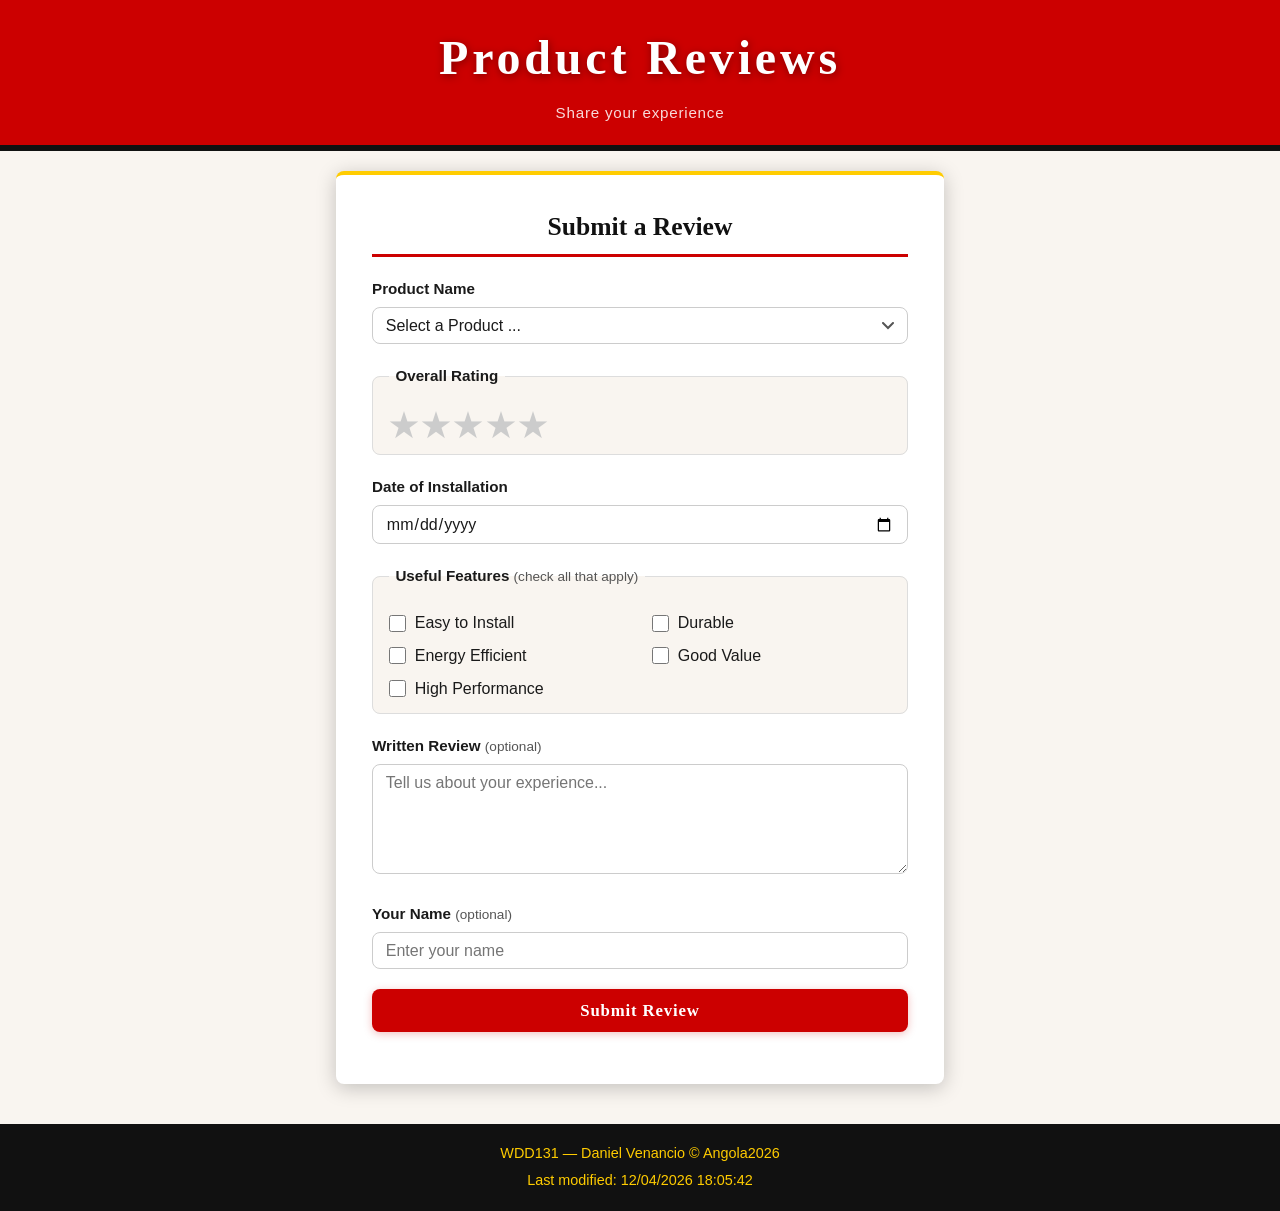
<file: W05form/form.html>
<!DOCTYPE html>
<html lang="en">
<head>
  <meta charset="UTF-8">
  <meta name="viewport" content="width=device-width, initial-scale=1.0">
  <meta name="description" content="A form for submitting product reviews, W005" />
  <meta name="author" content="Daniel Venancio" />
  <title>Product Review | WDD131</title>
  <link rel="preconnect" href="https://fonts.googleapis.com">
  <link rel="preconnect" href="https://fonts.gstatic.com" crossorigin>
  <link href="https://fonts.googleapis.com/css2?family=Cinzel+Decorative:wght@400;700&family=Cinzel:wght@400;600;700&family=Crimson+Pro:ital,wght@0,300;0,400;0,600;1,400&display=swap" rel="stylesheet">
  <link rel="stylesheet" href="styles/form.css">
</head>
<body>
  <header>
    <h1>Product Reviews</h1>
    <p class="subtitle">Share your experience</p>
  </header>

  <main>
    <form method="get" action="review.html" id="reviewForm">
      <h2>Submit a Review</h2>

      <!--Product Name -->
      <div class="form-group">
        <label for="productName">Product Name</label>
        <select id="productName" name="productName" required>
          <option value="" disabled selected>Select a Product ...</option>
        </select>
      </div>

      <!--Rating -->
      <div class="form-group">
        <fieldset class="rating-fieldset">
          <legend>Overall Rating</legend>
          <div class="star-group">
            <input type="radio" id="star5" name="rating" value="5" required>
            <label for="star5" title="5 stars">&#9733;</label>

            <input type="radio" id="star4" name="rating" value="4" required>
            <label for="star4" title="4 stars">&#9733;</label>

            <input type="radio" id="star3" name="rating" value="3" required>
            <label for="star3" title="3 stars">&#9733;</label>

            <input type="radio" id="star2" name="rating" value="2" required>
            <label for="star2" title="2 stars">&#9733;</label>

            <input type="radio" id="star1" name="rating" value="1" required>
            <label for="star1" title="1 star">&#9733;</label>
          </div>
        </fieldset>
      </div>

      <!--Instalation Date-->
      <div class="form-group">
        <label for="installDate">Date of Installation</label>
        <input type="date" id="installDate" name="installDate" required>
      </div>

      <!--Features -->
      <div class="form-group">
        <fieldset>
          <legend>Useful Features <span class="optional">(check all that apply)</span></legend>
          <div class="checkbox-group">
            <div class="checkbox-item">
              <input type="checkbox" id="feature1" name="features" value="Easy to Install">
              <label for="feature1">Easy to Install</label>
            </div>
            <div class="checkbox-item">
              <input type="checkbox" id="feature2" name="features" value="Durable">
              <label for="feature2">Durable</label>
            </div>
            <div class="checkbox-item">
              <input type="checkbox" id="feature3" name="features" value="Energy Efficient">
              <label for="feature3">Energy Efficient</label>
            </div>
            <div class="checkbox-item">
              <input type="checkbox" id="feature4" name="features" value="Good Value">
              <label for="feature4">Good Value</label>
            </div>
            <div class="checkbox-item">
              <input type="checkbox" id="feature5" name="features" value="High Performance">
              <label for="feature5">High Performance</label>
            </div>
          </div>
        </fieldset>
      </div>

      <!--Review-->
      <div class="form-group">
        <label for="writtenReview">Written Review <span class="optional">(optional)</span></label>
        <textarea id="writtenReview" name="writtenReview" rows="5" placeholder="Tell us about your experience..."></textarea>
      </div>

      <!--User Name-->
      <div class="form-group">
        <label for="userName">Your Name <span class="optional">(optional)</span></label>
        <input type="text" id="userName" name="userName" placeholder="Enter your name">
      </div>

      <!--Submit-->
      <div class="form-group">
        <input type="submit" value="Submit Review">
      </div>
    </form>
  </main>

  <footer>
    <p>WDD131 &mdash; Daniel Venancio &copy; Angola<span id="year"></span></p>
    <p>Last modified: <span id="lastModified"></span></p>
  </footer>

  <script src="scripts/form.js"></script>
</body>
</html>
</file>
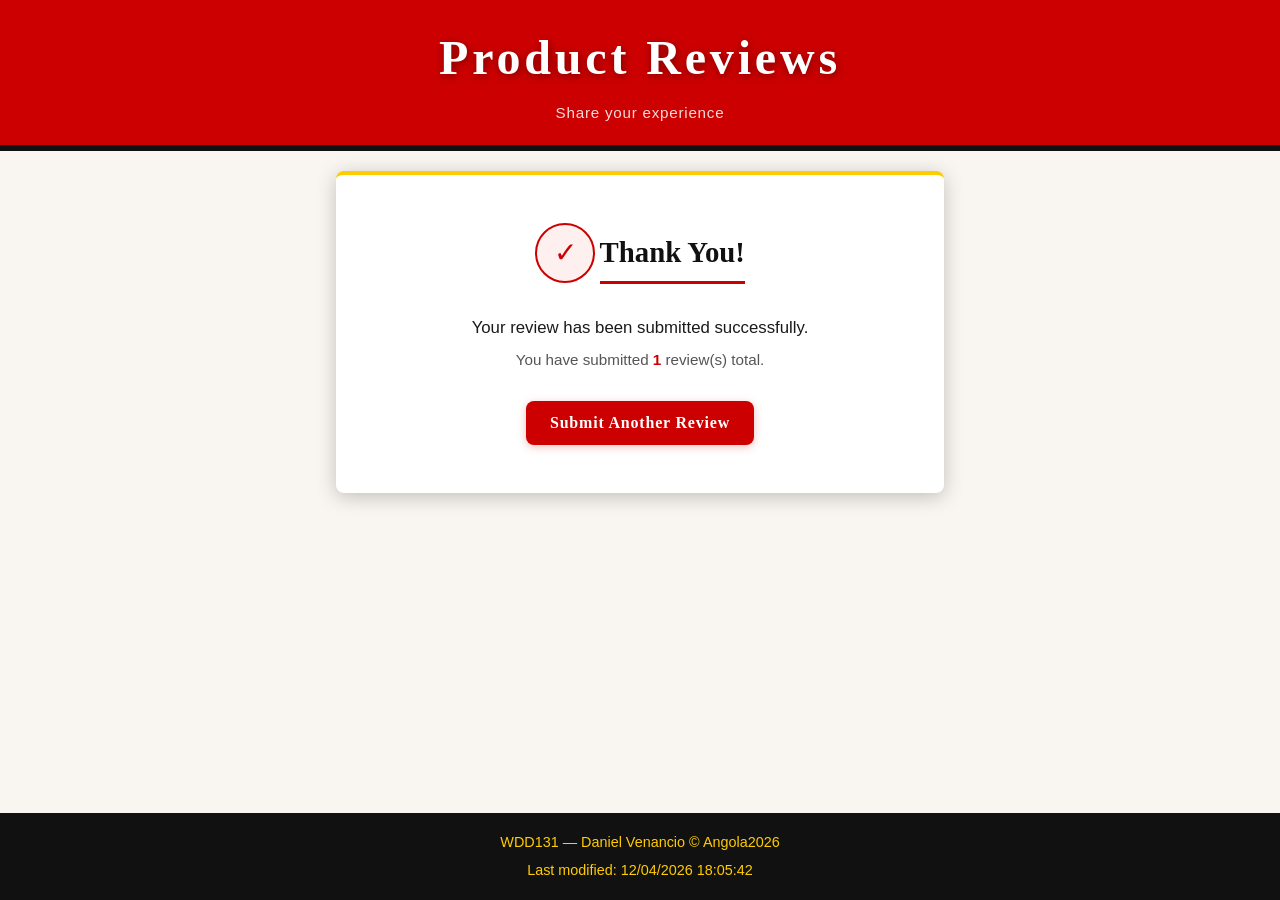
<file: W05form/review.html>
<!DOCTYPE html>
<html lang="en">
<head>
  <meta charset="UTF-8">
  <meta name="viewport" content="width=device-width, initial-scale=1.0">
  <meta name="description" content="Submitting new reviews, W005" />
  <meta name="author" content="Daniel Venancio" />
  <title>Review Confirmed | WDD131</title>
  <link rel="stylesheet" href="styles/form.css">
</head>
<body>
  <header>
    <h1>Product Reviews</h1>
    <p class="subtitle">Share your experience</p>
  </header>

  <main>
    <div class="confirmation-card">
      <div class="check-icon">&#10003;</div>
      <h2>Thank You!</h2>
      <p class="confirm-msg">Your review has been submitted successfully.</p>
      <p class="review-count">You have submitted <strong id="reviewCount">0</strong> review(s) total.</p>
      <a href="form.html" class="btn-back">Submit Another Review</a>
    </div>
  </main>

  <footer>
    <p>WDD131 &mdash; Daniel Venancio &copy; Angola<span id="year"></span></p>
    <p>Last modified: <span id="lastModified"></span></p>
  </footer>

  <script src="scripts/form.js"></script>
</body>
</html>
</file>
<file: styles/base.css>
*, *::before, *::after { box-sizing: border-box; margin: 0; padding: 0; }

:root {
  --blue:   #0000FF;
  --black:  #000000;
  --dark:   #111111;
  --bg:     #f4f4f4;
  --white:  #ffffff;
  --muted:  #555555;
  --light:  #e8e8e8;
}

body {
  font-family: 'DM Sans', sans-serif;
  background: var(--bg);
  color: var(--dark);
  min-height: 100vh;
  display: flex;
  flex-direction: column;
}

/*Header*/
header {
  background: var(--black);
  color: var(--white);
}

header span#course-title {
  display: block;
  text-align: center;
  font-family: 'Playfair Display', serif;
  font-size: 2rem;
  padding: 1rem;
  border-bottom: 2px solid var(--blue);
}

header nav {
  display: flex;
  justify-content: space-around;
  align-items: center;
  background: #1a1a1a;
}

header nav a {
  color: #bbb;
  text-decoration: none;
  font-size: 1rem;
  font-weight: 500;
  letter-spacing: 0.06em;
  text-transform: uppercase;
  padding: 0.8rem 1rem;
  position: relative;
  transition: color 0.2s;
}

header nav a::after {
  content: '';
  position: absolute;
  bottom: 0; left: 50%;
  width: 0; height: 2px;
  background: var(--blue);
  transform: translateX(-50%);
  transition: width 0.25s;
}

header nav a:hover { color: var(--white); }
header nav a:hover::after { width: 60%; }

/*Main*/
main {
  max-width: 960px;
  width: 90%;
  margin: 2rem auto;
  flex: 1;
}

main h1 {
  font-family: 'Playfair Display', serif;
  font-size: clamp(2rem, 4vw, 2.8rem);
  text-align: center;
  margin-bottom: 1.8rem;
  color: var(--dark);
}

/*Cards_Grid*/
.cards-grid {
  display: grid;
  grid-template-columns: 2fr 1fr;
  gap: 1.2rem;
}

@media (min-width: 680px) and (max-width: 1024px) {
  .cards-grid { grid-template-columns: 2fr; }
}

.card {
  background: var(--white);
  border-radius: 8px;
  overflow: hidden;
  box-shadow: 0 2px 12px rgba(0,0,0,0.08);
  display: flex;
  flex-direction: column;
}

.card-header {
  background: var(--black);
  color: var(--white);
  font-weight: 700;
  text-align: center;
  padding: 0.7rem 1rem;
  font-size: 1.2rem;
  letter-spacing: 0.04em;
}

.card-body {
  padding: 1.2rem;
  flex: 1;
}

/*Card*/
.about-top {
  display: flex;
  gap: 1rem;
  align-items: flex-start;
  margin-bottom: 1rem;
}

.about-top img {
  width: 120px;
  height: 150px;
  object-fit: cover;
  border-radius: 6px;
  flex-shrink: 0;
}

.about-top p {
  font-size: 1rem;
  line-height: 1.7;
  color: #333;
}

.tags {
  display: flex;
  flex-wrap: wrap;
  gap: 0.4rem;
  margin-top: 0.7rem;
}

.tags span {
  background: var(--light);
  border: 1px solid #ccc;
  font-size: 0.75rem;
  padding: 0.2rem 0.5rem;
  border-radius: 20px;
  color: var(--muted);
}

.divider {
  border: none;
  border-top: 1px solid var(--light);
  margin: 1rem 0;
}

.country-title {
  font-family: 'Playfair Display', serif;
  font-size: 1.25rem;
  text-align: center;
  margin-bottom: 0.8rem;
  color: var(--dark);
}

.country-section {
  display: grid;
  grid-template-columns: 120px 1fr;
  gap: 1rem;
  align-items: start;
}

.country-section figure {
  text-align: center;
}

.country-section figure img {
  width: 110px;
  height: 75px;
  object-fit: cover;
  border-radius: 4px;
  border: 1px solid #ccc;
}

.country-section figure figcaption {
  font-size: 1rem;
  color: var(--muted);
  margin-top: 0.3rem;
  font-style: italic;
}

.country-section p {
  font-size: 0.87rem;
  line-height: 1.65;
  color: #444;
}

/*Resources*/
.resources-card ul {
  list-style: none;
  display: flex;
  flex-direction: column;
  gap: 0.5rem;
}

.resources-card ul li::before {
  content: '→';
  color: var(--blue);
  font-weight: 700;
  margin-right: 0.5rem;
}

.resources-card ul a {
  color: var(--dark);
  text-decoration: none;
  font-size: 1rem;
  transition: color 0.2s;
}

.resources-card ul a:hover { color: var(--blue); }

/*Footer*/
footer {
  background: var(--black);
  color: #aaa;
  text-align: center;
  padding: 1rem;
  font-size: 0.9rem;
  line-height: 1.8;
  margin-top: auto;
}

footer p:first-child span {
  color: var(--white);
  font-weight: 500;
}

footer #lastModified {
  color: var(--blue);
  font-size: 0.78rem;
}
</file>
<file: Project/styles/main.css>
/* === Custom Properties === */
:root {
  --bg:        #1a0a2e;
  --surface:   #2d1454;
  --surface2:  #3a1a6e;
  --gold:      #c9a84c;
  --gold-dim:  rgba(201, 168, 76, 0.2);
  --text:      #e8dfc8;
  --muted:     rgba(232, 223, 200, 0.55);
  --border:    rgba(201, 168, 76, 0.25);
  --fire:      #ff6b35;
  --nav-h:     70px;

  --font-display: 'Cinzel Decorative', serif;
  --font-heading: 'Cinzel', serif;
  --font-body:    'Crimson Pro', Georgia, serif;
}

/* === Reset & Base === */
*, *::before, *::after { box-sizing: border-box; margin: 0; padding: 0; }

html { scroll-behavior: smooth; }

body {
  background: var(--bg);
  color: var(--text);
  font-family: var(--font-body);
  font-size: 1.05rem;
  line-height: 1.7;
  min-height: 100vh;
}

img { max-width: 100%; display: block; }

a { color: var(--gold); text-decoration: none; }
a:hover { text-decoration: underline; }

ul { list-style: none; }

/* === Navbar === */
header {
  position: sticky;
  top: 0;
  z-index: 100;
  background: rgba(26, 10, 46, 0.95);
  border-bottom: 1px solid var(--border);
  backdrop-filter: blur(8px);
}

.navbar {
  max-width: 1100px;
  margin: 0 auto;
  padding: 0 1.5rem;
  height: var(--nav-h);
  display: flex;
  align-items: center;
  gap: 1.5rem;
}

.nav-logo {
  display: flex;
  align-items: center;
  gap: 0.6rem;
  font-family: var(--font-display);
  font-size: 1.1rem;
  color: var(--gold);
  text-decoration: none;
  flex-shrink: 0;
}

.nav-logo img { border-radius: 4px; }

.nav-links {
  display: flex;
  align-items: center;
  gap: 0.25rem;
  margin-left: auto;
}

.nav-links a {
  font-family: var(--font-heading);
  font-size: 0.8rem;
  letter-spacing: 0.1em;
  text-transform: uppercase;
  color: var(--muted);
  padding: 0.4rem 0.85rem;
  border-radius: 4px;
  transition: color 0.2s, background 0.2s;
  text-decoration: none;
}

.nav-links a:hover,
.nav-links a.active {
  color: var(--gold);
  background: var(--gold-dim);
}

/* Hamburger */
.hamburger {
  display: none;
  flex-direction: column;
  gap: 5px;
  background: none;
  border: none;
  cursor: pointer;
  padding: 0.4rem;
  margin-left: auto;
}

.hamburger span {
  display: block;
  width: 24px;
  height: 2px;
  background: var(--gold);
  border-radius: 2px;
  transition: transform 0.3s, opacity 0.3s;
}

.hamburger.open span:nth-child(1) { transform: translateY(7px) rotate(45deg); }
.hamburger.open span:nth-child(2) { opacity: 0; }
.hamburger.open span:nth-child(3) { transform: translateY(-7px) rotate(-45deg); }

/* === Hero === */
.hero {
  max-width: 100%;
  margin: 0;
  padding: 5rem 1.5rem 4rem;
  display: grid;
  grid-template-columns: 1fr;
  align-items: center;
  gap: 3rem;
  min-height: calc(90vh - var(--nav-h));
  background-image: linear-gradient(to right, rgba(26,10,46,0.95) 40%, rgba(26,10,46,0.5)), url('../images/realm-back.jpg');
  background-size: cover;
  background-position: center;
  background-repeat: no-repeat;
}

.hero-content {
  max-width: 1100px;
  margin: 0 auto;
}

.hero-eyebrow {
  font-family: var(--font-heading);
  font-size: 0.78rem;
  letter-spacing: 0.2em;
  text-transform: uppercase;
  color: var(--gold);
  margin-bottom: 0.75rem;
}

.hero h1 {
  font-family: var(--font-display);
  font-size: clamp(2.2rem, 6vw, 4rem);
  line-height: 1.1;
  margin-bottom: 1.25rem;
}

.gold { color: var(--gold); }

.hero-sub {
  font-size: 1.15rem;
  color: var(--muted);
  max-width: 480px;
  margin-bottom: 2rem;
}

.hero-btns {
  display: flex;
  gap: 1rem;
  flex-wrap: wrap;
}

/* Rune decoration */
.hero-decoration {
  position: relative;
  width: 240px;
  height: 240px;
  flex-shrink: 0;
  display: flex;
  align-items: center;
  justify-content: center;
}

/* === Buttons === */
.btn {
  display: inline-block;
  font-family: var(--font-heading);
  font-size: 0.8rem;
  letter-spacing: 0.12em;
  text-transform: uppercase;
  padding: 0.75rem 1.75rem;
  border-radius: 4px;
  transition: background 0.2s, color 0.2s, border-color 0.2s;
  text-decoration: none;
  cursor: pointer;
  border: none;
}

.btn-primary {
  background: var(--gold);
  color: var(--bg);
}

.btn-primary:hover { background: #e0bc5a; text-decoration: none; }

.btn-outline {
  background: transparent;
  color: var(--gold);
  border: 1px solid var(--gold);
}

.btn-outline:hover { background: var(--gold-dim); text-decoration: none; }

/* === Sections === */
.section {
  max-width: 1100px;
  margin: 0 auto;
  padding: 4rem 1.5rem;
}

.section-header {
  display: flex;
  align-items: baseline;
  justify-content: space-between;
  margin-bottom: 2rem;
  border-bottom: 1px solid var(--border);
  padding-bottom: 0.75rem;
}

.section-header h2 {
  font-family: var(--font-heading);
  font-size: clamp(1.1rem, 3vw, 1.5rem);
  color: var(--gold);
  letter-spacing: 0.08em;
  text-transform: uppercase;
}

.see-all {
  font-family: var(--font-heading);
  font-size: 0.75rem;
  letter-spacing: 0.08em;
  color: var(--muted);
  text-decoration: none;
  transition: color 0.2s;
}

.see-all:hover { color: var(--gold); text-decoration: none; }

/* === Game Cards === */
.games-grid {
  display: grid;
  grid-template-columns: repeat(auto-fill, minmax(220px, 1fr));
  gap: 1.25rem;
}

.game-card {
  background: var(--surface);
  border: 1px solid var(--border);
  border-radius: 8px;
  overflow: hidden;
  transition: transform 0.2s, border-color 0.2s;
}

.game-card:hover {
  transform: translateY(-4px);
  border-color: var(--gold);
}

.game-card img {
  width: 100%;
  height: 150px;
  object-fit: cover;
}

.game-card-body {
  padding: 1rem;
}

.game-card-body h3 {
  font-family: var(--font-heading);
  font-size: 0.95rem;
  color: var(--gold);
  margin-bottom: 0.3rem;
}

.game-card-body p {
  font-size: 0.88rem;
  color: var(--muted);
  line-height: 1.5;
}

.game-tag {
  display: inline-block;
  font-family: var(--font-heading);
  font-size: 0.65rem;
  letter-spacing: 0.08em;
  text-transform: uppercase;
  background: var(--gold-dim);
  color: var(--gold);
  border: 1px solid var(--border);
  padding: 0.15rem 0.5rem;
  border-radius: 100px;
  margin-top: 0.6rem;
}

/* === Classes Teaser === */
.classes-teaser {
  background: var(--surface);
  border-top: 1px solid var(--border);
  border-bottom: 1px solid var(--border);
  max-width: 100%;
  padding: 4rem 1.5rem;
}

.classes-teaser .section-header,
.classes-teaser .classes-row {
  max-width: 1100px;
  margin-left: auto;
  margin-right: auto;
}

.classes-row {
  display: grid;
  grid-template-columns: repeat(auto-fill, minmax(180px, 1fr));
  gap: 1rem;
}

.class-card {
  background: var(--bg);
  border: 1px solid var(--border);
  border-radius: 8px;
  padding: 1.25rem 1rem;
  text-align: center;
  transition: border-color 0.2s, transform 0.2s;
}

.class-card:hover {
  border-color: var(--gold);
  transform: translateY(-3px);
}

.class-icon { font-size: 2rem; margin-bottom: 0.5rem; }

.class-card h3 {
  font-family: var(--font-heading);
  font-size: 0.9rem;
  color: var(--gold);
  letter-spacing: 0.06em;
  margin-bottom: 0.35rem;
}

.class-card p { font-size: 0.85rem; color: var(--muted); }

/* === Quiz CTA === */
.quiz-cta {
  padding: 5rem 1.5rem;
  text-align: center;
  background: linear-gradient(135deg, #0d0520, #2d1454);
  border-top: 1px solid var(--border);
}

.quiz-cta-inner {
  max-width: 600px;
  margin: 0 auto;
}

.quiz-cta h2 {
  font-family: var(--font-display);
  font-size: clamp(1.5rem, 4vw, 2.5rem);
  color: var(--gold);
  margin-bottom: 1rem;
}

.quiz-cta p {
  color: var(--muted);
  margin-bottom: 2rem;
  font-size: 1.05rem;
}

/* === Footer === */
footer {
  background: #0d0520;
  border-top: 2px solid var(--border);
  padding: 2rem 1.5rem;
}

.footer-inner {
  max-width: 1100px;
  margin: 0 auto;
  display: flex;
  flex-direction: column;
  align-items: center;
  gap: 1rem;
  text-align: center;
}

.footer-logo {
  display: flex;
  align-items: center;
  gap: 0.5rem;
  font-family: var(--font-display);
  font-size: 1rem;
  color: var(--gold);
}

.footer-nav {
  display: flex;
  flex-wrap: wrap;
  justify-content: center;
  gap: 0.25rem 1.25rem;
}

.footer-nav a {
  font-family: var(--font-heading);
  font-size: 0.75rem;
  letter-spacing: 0.1em;
  text-transform: uppercase;
  color: var(--muted);
  transition: color 0.2s;
}

.footer-nav a:hover { color: var(--gold); text-decoration: none; }

.footer-copy {
  font-family: var(--font-heading);
  font-size: 0.72rem;
  letter-spacing: 0.08em;
  color: var(--muted);
}

/* === Responsive === */
@media (max-width: 768px) {
  .hero {
    grid-template-columns: 1fr;
    padding: 3rem 1.5rem;
    min-height: auto;
    text-align: center;
  }

  .hero-sub { margin: 0 auto 2rem; }
  .hero-btns { justify-content: center; }
  .hero-decoration { display: none; }

  .hamburger { display: flex; }

  .nav-links {
    display: none;
    position: absolute;
    top: var(--nav-h);
    left: 0;
    right: 0;
    flex-direction: column;
    background: rgba(26, 10, 46, 0.98);
    border-bottom: 1px solid var(--border);
    padding: 1rem 1.5rem;
    gap: 0.25rem;
  }

  .nav-links.open { display: flex; }
  .nav-links a { padding: 0.6rem 1rem; }
}

@media (min-width: 769px) {
  .footer-inner { flex-direction: row; justify-content: space-between; text-align: left; }
}
</file>
<file: Project/styles/classes.css>
/* === Classes Grid === */
.classes-grid {
  display: grid;
  grid-template-columns: repeat(auto-fill, minmax(240px, 1fr));
  gap: 1.25rem;
}

.class-card-full {
  background: var(--surface);
  border: 1px solid var(--border);
  border-radius: 8px;
  padding: 1.75rem 1.5rem;
  display: flex;
  flex-direction: column;
  gap: 0.5rem;
  transition: border-color 0.2s, transform 0.2s;
}

.class-card-full:hover {
  border-color: var(--gold);
  transform: translateY(-3px);
}

.class-card-full .class-icon {
  font-size: 2.5rem;
  margin-bottom: 0.25rem;
}

.class-card-full h3 {
  font-family: var(--font-heading);
  font-size: 1.1rem;
  color: var(--gold);
  letter-spacing: 0.06em;
}

.class-card-full .class-desc {
  font-size: 0.95rem;
  color: var(--muted);
  line-height: 1.6;
}

.class-traits {
  display: flex;
  flex-wrap: wrap;
  gap: 0.4rem;
  margin-top: 0.5rem;
}

.trait {
  font-family: var(--font-heading);
  font-size: 0.62rem;
  letter-spacing: 0.07em;
  text-transform: uppercase;
  background: var(--gold-dim);
  color: var(--gold);
  border: 1px solid var(--border);
  padding: 0.15rem 0.55rem;
  border-radius: 100px;
}

/* === Quiz Section === */
.quiz-section {
  background: linear-gradient(135deg, #0d0520, #2d1454);
  border-top: 1px solid var(--border);
  padding: 4rem 1.5rem;
}

.quiz-inner {
  max-width: 700px;
  margin: 0 auto;
}

.quiz-inner h2 {
  font-family: var(--font-display);
  font-size: clamp(1.5rem, 4vw, 2.2rem);
  color: var(--gold);
  margin-bottom: 0.75rem;
}

.quiz-intro {
  color: var(--muted);
  margin-bottom: 2rem;
}

/* Saved result banner */
.saved-result {
  background: var(--surface);
  border: 1px solid var(--gold);
  border-radius: 8px;
  padding: 1.1rem 1.5rem;
  display: flex;
  align-items: center;
  justify-content: space-between;
  flex-wrap: wrap;
  gap: 1rem;
  margin-bottom: 2rem;
}

.saved-result p {
  font-family: var(--font-heading);
  font-size: 0.85rem;
  letter-spacing: 0.06em;
}

.saved-result strong { color: var(--gold); }

/* Quiz form */
.quiz-form {
  display: flex;
  flex-direction: column;
  gap: 2rem;
}

.quiz-question {
  background: var(--surface);
  border: 1px solid var(--border);
  border-radius: 8px;
  padding: 1.5rem;
}

.question-text {
  font-family: var(--font-heading);
  font-size: 0.95rem;
  letter-spacing: 0.04em;
  color: var(--gold);
  margin-bottom: 1rem;
}

.quiz-options {
  display: flex;
  flex-direction: column;
  gap: 0.6rem;
}

.quiz-options label {
  display: flex;
  align-items: center;
  gap: 0.75rem;
  font-size: 0.95rem;
  color: var(--text);
  cursor: pointer;
  padding: 0.5rem 0.75rem;
  border-radius: 4px;
  border: 1px solid transparent;
  transition: background 0.15s, border-color 0.15s;
}

.quiz-options label:hover {
  background: var(--gold-dim);
  border-color: var(--border);
}

.quiz-options input[type="radio"] {
  accent-color: var(--gold);
  width: 16px;
  height: 16px;
  flex-shrink: 0;
}

.quiz-options input[type="radio"]:checked + span,
.quiz-options label:has(input:checked) {
  color: var(--gold);
  background: var(--gold-dim);
  border-color: var(--gold);
}

.quiz-error {
  color: #ff6b5b;
  font-family: var(--font-heading);
  font-size: 0.8rem;
  letter-spacing: 0.06em;
}

/* Quiz result */
.quiz-result {
  background: var(--surface);
  border: 2px solid var(--gold);
  border-radius: 8px;
  padding: 2.5rem;
  text-align: center;
  display: flex;
  flex-direction: column;
  align-items: center;
  gap: 1rem;
  margin-top: 2rem;
}

.result-icon { font-size: 4rem; }

.quiz-result h3 {
  font-family: var(--font-display);
  font-size: clamp(1.4rem, 4vw, 2rem);
  color: var(--gold);
}

.quiz-result p {
  color: var(--muted);
  max-width: 480px;
  font-size: 1rem;
  line-height: 1.7;
}

.hidden { display: none; }
</file>
<file: Project/styles/games.css>
/* === Page Hero === */
.page-hero {
  background: linear-gradient(135deg, #0d0520, #2d1454);
  border-bottom: 1px solid var(--border);
  padding: 3.5rem 1.5rem 3rem;
  text-align: center;
  background-image: linear-gradient(to bottom, rgba(13,5,32,0.85), rgba(45,20,84,0.9)), url('../images/realm-back.jpg');
  background-size: cover;
  background-position: center;
  background-repeat: no-repeat;
}

.page-hero-inner { max-width: 1100px; margin: 0 auto; }

.page-hero h1 {
  font-family: var(--font-display);
  font-size: clamp(1.8rem, 5vw, 3rem);
  margin-bottom: 0.5rem;
}

.page-hero p {
  font-family: var(--font-heading);
  font-size: 0.85rem;
  letter-spacing: 0.12em;
  text-transform: uppercase;
  color: var(--muted);
}

/* === Filters === */
.filters-section {
  max-width: 1100px;
  margin: 0 auto;
  padding: 2rem 1.5rem 0.5rem;
}

.filters-inner {
  display: flex;
  flex-wrap: wrap;
  align-items: flex-end;
  gap: 1rem;
  margin-bottom: 1rem;
}

.filter-group {
  display: flex;
  flex-direction: column;
  gap: 0.3rem;
}

.filter-label {
  font-family: var(--font-heading);
  font-size: 0.7rem;
  letter-spacing: 0.1em;
  text-transform: uppercase;
  color: var(--muted);
}

.filter-select {
  background: var(--surface);
  color: var(--text);
  border: 1px solid var(--border);
  border-radius: 4px;
  padding: 0.5rem 0.9rem;
  font-family: var(--font-heading);
  font-size: 0.8rem;
  cursor: pointer;
  min-width: 160px;
  appearance: none;
  background-image: url("data:image/svg+xml,%3Csvg xmlns='http://www.w3.org/2000/svg' width='12' height='8' viewBox='0 0 12 8'%3E%3Cpath d='M1 1l5 5 5-5' stroke='%23c9a84c' stroke-width='1.5' fill='none' stroke-linecap='round'/%3E%3C/svg%3E");
  background-repeat: no-repeat;
  background-position: right 0.75rem center;
  padding-right: 2rem;
}

.filter-select:focus {
  outline: none;
  border-color: var(--gold);
}

.results-count {
  font-family: var(--font-heading);
  font-size: 0.75rem;
  letter-spacing: 0.08em;
  color: var(--muted);
  padding-bottom: 0.5rem;
  border-bottom: 1px solid var(--border);
}

/* === Games Grid === */
.games-section {
  max-width: 1100px;
  margin: 0 auto;
  padding: 2rem 1.5rem 4rem;
}

.games-grid-full {
  display: grid;
  grid-template-columns: repeat(auto-fill, minmax(240px, 1fr));
  gap: 1.5rem;
}

/* Full game card (larger than home preview) */
.game-card-full {
  background: var(--surface);
  border: 1px solid var(--border);
  border-radius: 8px;
  overflow: hidden;
  transition: transform 0.2s, border-color 0.2s;
  display: flex;
  flex-direction: column;
}

.game-card-full:hover {
  transform: translateY(-4px);
  border-color: var(--gold);
}

.game-card-full img {
  width: 100%;
  height: 160px;
  object-fit: cover;
}

.game-card-full .card-body {
  padding: 1.1rem;
  display: flex;
  flex-direction: column;
  gap: 0.4rem;
  flex: 1;
}

.game-card-full h3 {
  font-family: var(--font-heading);
  font-size: 1rem;
  color: var(--gold);
}

.game-card-full .card-meta {
  display: flex;
  gap: 0.5rem;
  flex-wrap: wrap;
}

.tag {
  font-family: var(--font-heading);
  font-size: 0.62rem;
  letter-spacing: 0.07em;
  text-transform: uppercase;
  padding: 0.15rem 0.55rem;
  border-radius: 100px;
  border: 1px solid var(--border);
}

.tag-genre   { background: var(--gold-dim); color: var(--gold); }
.tag-easy    { background: rgba(80,200,100,0.15); color: #6dcc7f; border-color: rgba(80,200,100,0.3); }
.tag-medium  { background: rgba(255,180,50,0.15); color: #f5b940; border-color: rgba(255,180,50,0.3); }
.tag-hard    { background: rgba(255,80,60,0.15);  color: #ff6b5b; border-color: rgba(255,80,60,0.3); }

.game-card-full p {
  font-size: 0.9rem;
  color: var(--muted);
  line-height: 1.55;
  flex: 1;
}

.card-platform {
  font-family: var(--font-heading);
  font-size: 0.7rem;
  letter-spacing: 0.06em;
  color: var(--muted);
  margin-top: auto;
  padding-top: 0.5rem;
  border-top: 1px solid var(--border);
}

/* No results */
.no-results {
  text-align: center;
  font-family: var(--font-heading);
  font-size: 0.9rem;
  letter-spacing: 0.08em;
  color: var(--muted);
  padding: 3rem 0;
}

.hidden { display: none; }
</file>
<file: W03/styles/place.css>
:root {
  --color-red:     #cc0000;
  --color-black:   #111111;
  --color-yellow:  #ffcc00;
  --color-white:   #ffffff;
  --color-light:   #f9f5f0;
  --color-text:    #1a1a1a;
  --color-muted:   #555555;
  --color-panel:   rgba(255, 255, 255, 0.93);

  --font-display: 'Playfair Display', Georgia, serif;
  --font-body:    'Source Sans 3', 'Segoe UI', sans-serif;

  --radius:     0.5rem;
  --shadow:     0 4px 20px rgba(0, 0, 0, 0.22);
  --transition: 0.25s ease;
}

/*Reset*/
*, *::before, *::after {
  box-sizing: border-box;
  margin: 0;
  padding: 0;
}

body {
  font-family: var(--font-body);
  background-color: var(--color-light);
  color: var(--color-text);
  line-height: 1.6;
}

/*Header*/
header {
  background-color: var(--color-red);
  border-bottom: 6px solid var(--color-black);
  text-align: center;
  padding: 1.25rem 1rem;
}

header h1 {
  font-family: var(--font-display);
  font-size: clamp(2rem, 6vw, 3rem);
  color: var(--color-white);
  letter-spacing: 0.08em;
  text-shadow: 1px 2px 8px rgba(0, 0, 0, 0.4);
}

/*Main — Mobile*/
main {
  max-width: 1200px;
  margin: 0 auto;
}

/*Hero Image */
.hero-img {
  display: block;
  width: 100%;
  height: auto;
  object-fit: cover;
}

/*Shared section card*/
.data-section,
.weather-section {
  background: var(--color-white);
  border-radius: var(--radius);
  box-shadow: var(--shadow);
  padding: 1.5rem 2rem;
  margin: 1.25rem 1rem;
  border-top: 4px solid var(--color-yellow);
}

.data-section h2,
.weather-section h2 {
  font-family: var(--font-display);
  font-size: 1.6rem;
  color: var(--color-black);
  text-align: center;
  margin-bottom: 1rem;
  padding-bottom: 0.4rem;
  border-bottom: 3px solid var(--color-red);
}

/*Description*/
dl {
  display: grid;
  grid-template-columns: auto 1fr;
  gap: 0.45rem 1rem;
  font-size: 0.95rem;
}

dt {
  font-weight: 600;
  color: var(--color-muted);
  text-align: right;
  white-space: nowrap;
}

dd {
  color: var(--color-text);
}

/*Weather*/

/* SVG icon*/
.weather-icon-svg {
  display: block;
  margin: 0 auto 1rem;
}

/* Weather emoji pseudo-element — hidden on mobile */
.weather-heading::after {
  content: " ☀️";
  display: none;
}

/*Footer*/
footer {
  background-color: var(--color-black);
  color: var(--color-yellow);
  text-align: center;
  padding: 1rem;
  font-size: 0.9rem;
  line-height: 1.9;
  margin-top: 1.25rem;
}

/*MEDIA QUERY*/
@media (min-width: 768px) {

  /*Taller hero on wide screens*/
  .hero-img {
    height: 520px;
  }

  /*Position main*/
  main {
    position: relative;
    display: block;
  }

  /*Hero picture fills the row*/
  picture {
    display: block;
  }

  /*Data and Weather panels*/
  .data-section,
  .weather-section {
    position: absolute;
    background: var(--color-panel);
    max-width: 260px;
    margin: 0;
    z-index: 10;
    border-top: 4px solid var(--color-yellow);
  }

  .data-section {
    top: 1.5rem;
    left: 1.5rem;
  }

  .weather-section {
    bottom: 3.5rem;
    right: 1.5rem;
    top: auto;
  }

  /*Hide SVG*/
  .weather-icon-svg {
    display: none;
  }

  .weather-heading::after {
    display: inline;
  }

  /*Text inside overlaid panels*/
  .data-section dl,
  .weather-section dl {
    font-size: 0.88rem;
    gap: 0.3rem 0.75rem;
  }

  .data-section h2,
  .weather-section h2 {
    font-size: 1.25rem;
    margin-bottom: 0.6rem;
  }
}
</file>
<file: W05/styles/siteplan.css>
:root {
  --bg:      #1a0a2e;
  --surface: #2d1454;
  --gold:    #c9a84c;
  --text:    #e8dfc8;
  --border:  rgba(201, 168, 76, 0.25);
  --muted:   rgba(232, 223, 200, 0.45);

  --font-display: 'Cinzel Decorative', serif;
  --font-heading: 'Cinzel', serif;
  --font-body:    'Crimson Pro', Georgia, serif;
}

/*reset*/
*, *::before, *::after { box-sizing: border-box; margin: 0; padding: 0; }

body {
  background: var(--bg);
  color: var(--text);
  font-family: var(--font-body);
  font-size: 1.05rem;
  line-height: 1.7;
}

/*header*/
header {
  background: linear-gradient(135deg, #0d0520, #2d1454);
  border-bottom: 2px solid var(--gold);
  padding: 2rem 1.5rem;
}

.header-inner {
  max-width: 1100px;
  margin: 0 auto;
  display: flex;
  flex-direction: column;
  gap: 1rem;
}

.logo-block {
  display: flex;
  align-items: center;
  gap: 1rem;
}

.logo-svg {
  width: 55px;
  height: 55px;
  flex-shrink: 0;
}

.site-title {
  font-family: var(--font-display);
  font-size: clamp(1.5rem, 5vw, 2.6rem);
  color: var(--gold);
  line-height: 1.1;
}

.site-tagline {
  font-family: var(--font-heading);
  font-size: 0.8rem;
  color: var(--muted);
  letter-spacing: 0.1em;
  text-transform: uppercase;
  margin-top: 0.2rem;
}

/*main*/
main {
  max-width: 1100px;
  margin: 0 auto;
  padding: 3rem 1.5rem;
  display: flex;
  flex-direction: column;
  gap: 4rem;
}

/*sections*/
.plan-section {
  display: grid;
  grid-template-columns: 55px 1fr;
  gap: 1.5rem;
  align-items: start;
}

.section-number {
  font-family: var(--font-display);
  font-size: 1.8rem;
  color: var(--border);
  line-height: 1;
  padding-top: 0.35rem;
}

.section-body h2 {
  font-family: var(--font-heading);
  font-size: clamp(1.1rem, 3vw, 1.5rem);
  color: var(--gold);
  letter-spacing: 0.08em;
  text-transform: uppercase;
  border-bottom: 1px solid var(--border);
  padding-bottom: 0.5rem;
  margin-bottom: 1.25rem;
}

/*cards styles*/
.card, .scenario-card, .type-card, .page-card {
  background: var(--surface);
  border: 1px solid var(--border);
  border-radius: 8px;
  padding: 1.25rem 1.5rem;
}

.card p + p { margin-top: 0.75rem; }

.card ul {
  margin-top: 0.75rem;
  padding-left: 1.25rem;
  display: flex;
  flex-direction: column;
  gap: 0.5rem;
}

.name-display {
  font-family: var(--font-display);
  font-size: 2rem;
  color: var(--gold);
  margin-bottom: 0.75rem;
}

.domain-note {
  margin-top: 0.75rem;
  font-size: 0.9rem;
  color: var(--muted);
}

.domain-note code {
  background: rgba(201,168,76,0.1);
  border: 1px solid var(--border);
  padding: 0.1rem 0.4rem;
  border-radius: 4px;
  color: var(--gold);
}

/*scenarios*/
.scenarios-grid {
  display: grid;
  grid-template-columns: 1fr;
  gap: 1rem;
}

.scenario-card {
  border-left: 4px solid var(--gold);
  position: relative;
}

.quote-mark {
  font-family: var(--font-display);
  font-size: 3rem;
  color: var(--gold);
  opacity: 0.2;
  position: absolute;
  top: 0.2rem;
  left: 0.75rem;
  line-height: 1;
}

.scenario-card p {
  font-style: italic;
  padding-left: 1.5rem;
}

/*colors*/
.colors-grid {
  display: grid;
  grid-template-columns: repeat(auto-fill, minmax(150px, 1fr));
  gap: 1rem;
}

.color-swatch {
  border-radius: 8px;
  border: 1px solid var(--border);
  overflow: hidden;
  min-height: 110px;
  display: flex;
  align-items: flex-end;
}

.color-info {
  padding: 0.6rem;
  width: 100%;
  display: flex;
  flex-direction: column;
  gap: 0.1rem;
  background: rgba(0,0,0,0.35);
  font-size: 0.78rem;
}

.color-info.light { color: #fff; }
.color-info.dark  { color: #111; background: rgba(255,255,255,0.45); }

.color-info strong { font-family: var(--font-heading); }
.color-info code   { opacity: 0.8; font-size: 0.72rem; }
.color-info span   { opacity: 0.7; font-size: 0.7rem; line-height: 1.3; }

/*typography*/
.type-grid {
  display: grid;
  grid-template-columns: 1fr;
  gap: 1rem;
}

.font-label {
  font-family: var(--font-heading);
  font-size: 0.78rem;
  letter-spacing: 0.1em;
  text-transform: uppercase;
  color: var(--gold);
  margin-bottom: 0.15rem;
}

.font-use {
  font-size: 0.82rem;
  color: var(--muted);
  margin-bottom: 0.75rem;
}

.type-sample {
  padding: 0.75rem 0;
  border-top: 1px solid var(--border);
  border-bottom: 1px solid var(--border);
  margin-bottom: 0.75rem;
}

.cinzel-deco { font-family: 'Cinzel Decorative', serif; font-size: 1.8rem; color: var(--gold); }
.cinzel      { font-family: 'Cinzel', serif; font-size: 1.4rem; }
.crimson     { font-family: 'Crimson Pro', Georgia, serif; font-size: 1rem; line-height: 1.7; }

.font-note { font-size: 0.88rem; color: var(--muted); }

/*wireframes*/
.wireframe-intro {
  color: var(--muted);
  font-style: italic;
  margin-bottom: 1.5rem;
}

.wireframes-wrap {
  display: grid;
  grid-template-columns: 1fr;
  gap: 2.5rem;
}

.wireframe-block h3 {
  font-family: var(--font-heading);
  font-size: 0.85rem;
  letter-spacing: 0.1em;
  text-transform: uppercase;
  color: var(--gold);
  margin-bottom: 1rem;
}

.dim { color: var(--muted); font-weight: normal; }

.wf-device {
  background: #0d0520;
  border: 2px solid var(--border);
  border-radius: 10px;
  padding: 0.75rem;
  display: flex;
  flex-direction: column;
  gap: 0.5rem;
}

.mobile-frame  { max-width: 220px; margin: 0 auto; }
.desktop-frame { width: 100%; }

.wf-bar {
  display: flex;
  align-items: center;
  gap: 0.5rem;
  background: rgba(201,168,76,0.08);
  border: 1px solid var(--border);
  border-radius: 4px;
  padding: 0.4rem 0.5rem;
}

.wf-dot {
  width: 18px;
  height: 18px;
  border-radius: 50%;
  background: var(--border);
  flex-shrink: 0;
}

.wf-line {
  height: 6px;
  background: rgba(201,168,76,0.2);
  border-radius: 3px;
}

.wf-line.short   { width: 60px; }
.wf-line.shorter { width: 45px; }
.wf-line.med     { width: 100px; }
.wf-line.long    { width: 140px; }
.wf-line.center  { margin: 0 auto; }

.wf-hamburger {
  margin-left: auto;
  display: flex;
  flex-direction: column;
  gap: 3px;
}

.wf-hamburger span {
  display: block;
  width: 16px;
  height: 2px;
  background: var(--gold);
  border-radius: 2px;
}

.wf-hero {
  background: rgba(123,45,139,0.2);
  border: 1px dashed var(--border);
  border-radius: 4px;
  padding: 1.5rem 0.75rem;
  display: flex;
  flex-direction: column;
  align-items: center;
  gap: 0.5rem;
}

.wf-btn-placeholder {
  height: 20px;
  width: 80px;
  background: rgba(255,107,53,0.3);
  border: 1px solid rgba(255,107,53,0.4);
  border-radius: 3px;
  margin-top: 0.25rem;
}

.wf-section-label {
  font-family: var(--font-heading);
  font-size: 0.6rem;
  letter-spacing: 0.1em;
  text-transform: uppercase;
  color: var(--gold);
  opacity: 0.6;
  padding: 0 0.25rem;
}

.wf-section-label.inline { margin-bottom: 0.5rem; }

.wf-card-col { display: flex; flex-direction: column; gap: 0.4rem; }

.wf-card {
  height: 55px;
  background: rgba(201,168,76,0.07);
  border: 1px solid var(--border);
  border-radius: 4px;
}

.wf-card.short { height: 40px; }

.wf-card-row {
  display: grid;
  grid-template-columns: repeat(4, 1fr);
  gap: 0.4rem;
}

.wf-card-row.two { grid-template-columns: repeat(2, 1fr); }

.wf-quiz-box {
  background: rgba(123,45,139,0.15);
  border: 1px dashed rgba(123,45,139,0.5);
  border-radius: 4px;
  padding: 1rem;
  display: flex;
  flex-direction: column;
  align-items: center;
  gap: 0.5rem;
}

.wf-footer {
  background: rgba(0,0,0,0.3);
  border: 1px solid var(--border);
  border-radius: 4px;
  padding: 0.75rem;
  display: flex;
  align-items: center;
  justify-content: center;
}

.desktop-nav { justify-content: flex-start; }

.wf-nav-links { margin-left: auto; display: flex; gap: 0.5rem; }

.wf-link {
  width: 40px;
  height: 6px;
  background: rgba(201,168,76,0.2);
  border-radius: 3px;
}

.wide-hero {
  display: flex;
  align-items: center;
  gap: 1rem;
  padding: 2rem 1rem;
}

.wf-hero-text { flex: 1; display: flex; flex-direction: column; gap: 0.5rem; }

.wf-hero-img {
  width: 35%;
  height: 80px;
  background: rgba(201,168,76,0.1);
  border: 1px dashed var(--border);
  border-radius: 4px;
  flex-shrink: 0;
}

.wf-two-col { display: grid; grid-template-columns: 1fr 1fr; gap: 1rem; }

.wf-col-block { display: flex; flex-direction: column; gap: 0.5rem; }

.wf-footer-cols { display: flex; gap: 2rem; justify-content: center; }

.wf-footer-col { display: flex; flex-direction: column; gap: 0.4rem; align-items: center; }

/*pages*/
.pages-grid {
  display: grid;
  grid-template-columns: 1fr;
  gap: 1rem;
}

.page-card { display: flex; flex-direction: column; gap: 0.4rem; }

.page-icon { font-size: 1.5rem; }

.page-card h3 {
  font-family: var(--font-heading);
  color: var(--gold);
  letter-spacing: 0.06em;
}

/*footer */
footer {
  background: #0d0520;
  border-top: 1px solid var(--border);
  text-align: center;
  padding: 1.5rem;
  font-family: var(--font-heading);
  font-size: 0.78rem;
  letter-spacing: 0.1em;
  color: var(--muted);
}

/*tablets*/
@media (min-width: 600px) {
  .scenarios-grid  { grid-template-columns: 1fr 1fr; }
  .type-grid       { grid-template-columns: 1fr 1fr; }
  .pages-grid      { grid-template-columns: repeat(3, 1fr); }
  .wireframes-wrap { grid-template-columns: auto 1fr; align-items: start; }
}

@media (min-width: 768px) {
  .header-inner { flex-direction: row; align-items: center; justify-content: space-between; }
  .type-grid    { grid-template-columns: repeat(3, 1fr); }
}

@media (max-width: 480px) {
  .plan-section   { grid-template-columns: 1fr; }
  .section-number { font-size: 1.2rem; }
  .wf-card-row    { grid-template-columns: repeat(2, 1fr); }
}
</file>
<file: W05form/styles/form.css>
:root {
  --color-red:    #cc0000;
  --color-black:  #111111;
  --color-yellow: #ffcc00;
  --color-white:  #ffffff;
  --color-light:  #f9f5f0;
  --color-text:   #1a1a1a;
  --color-muted:  #555555;
  --color-panel:  rgba(255, 255, 255, 0.93);

  --font-display: 'Playfair Display', Georgia, serif;
  --font-body:    'Source Sans 3', 'Segoe UI', sans-serif;

  --radius:     0.5rem;
  --shadow:     0 4px 20px rgba(0, 0, 0, 0.22);
  --transition: 0.25s ease;
}

/* ===== Reset ===== */
*, *::before, *::after {
  box-sizing: border-box;
  margin: 0;
  padding: 0;
}

body {
  font-family: var(--font-body);
  background-color: var(--color-light);
  color: var(--color-text);
  line-height: 1.6;
  min-height: 100vh;
  display: flex;
  flex-direction: column;
}

/* ===== Header ===== */
header {
  background-color: var(--color-red);
  border-bottom: 6px solid var(--color-black);
  text-align: center;
  padding: 1.25rem 1rem;
}

header h1 {
  font-family: var(--font-display);
  font-size: clamp(2rem, 6vw, 3rem);
  color: var(--color-white);
  letter-spacing: 0.08em;
  text-shadow: 1px 2px 8px rgba(0, 0, 0, 0.4);
}

header .subtitle {
  color: rgba(255, 255, 255, 0.85);
  font-size: 0.95rem;
  margin-top: 0.25rem;
  letter-spacing: 0.05em;
}

/* ===== Main ===== */
main {
  flex: 1;
  max-width: 640px;
  margin: 0 auto;
  width: 100%;
  padding: 1.25rem 1rem;
}

/* ===== Form Card ===== */
form {
  background: var(--color-white);
  border-radius: var(--radius);
  box-shadow: var(--shadow);
  padding: 1.75rem 1.5rem;
  border-top: 4px solid var(--color-yellow);
}

form h2 {
  font-family: var(--font-display);
  font-size: 1.6rem;
  color: var(--color-black);
  text-align: center;
  margin-bottom: 1.25rem;
  padding-bottom: 0.4rem;
  border-bottom: 3px solid var(--color-red);
}

/* ===== Form Groups ===== */
.form-group {
  margin-bottom: 1.25rem;
}

label {
  display: block;
  font-weight: 600;
  font-size: 0.95rem;
  color: var(--color-text);
  margin-bottom: 0.35rem;
}

.optional {
  font-weight: 400;
  font-size: 0.85rem;
  color: var(--color-muted);
}

/* ===== Inputs, Select, Textarea ===== */
select,
input[type="date"],
input[type="text"],
textarea {
  width: 100%;
  background: var(--color-white);
  color: var(--color-text);
  border: 1px solid #ccc;
  border-radius: var(--radius);
  padding: 0.55rem 0.8rem;
  font-family: var(--font-body);
  font-size: 1rem;
  transition: border-color var(--transition), box-shadow var(--transition);
}

select {
  appearance: none;
  -webkit-appearance: none;
  background-image: url("data:image/svg+xml,%3Csvg xmlns='http://www.w3.org/2000/svg' width='12' height='8' viewBox='0 0 12 8'%3E%3Cpath d='M1 1l5 5 5-5' stroke='%23555' stroke-width='2' fill='none' stroke-linecap='round'/%3E%3C/svg%3E");
  background-repeat: no-repeat;
  background-position: right 0.8rem center;
  padding-right: 2.25rem;
}

select:focus,
input[type="date"]:focus,
input[type="text"]:focus,
textarea:focus {
  outline: none;
  border-color: var(--color-red);
  box-shadow: 0 0 0 3px rgba(204, 0, 0, 0.12);
}

textarea {
  resize: vertical;
  min-height: 110px;
}

/* ===== Fieldsets ===== */
fieldset {
  border: 1px solid #ddd;
  border-radius: var(--radius);
  padding: 0.85rem 1rem 0.75rem;
  background: var(--color-light);
}

legend {
  font-weight: 600;
  font-size: 0.95rem;
  color: var(--color-text);
  padding: 0 0.4rem;
}

/* ===== Star Rating ===== */
.star-group {
  display: flex;
  flex-direction: row-reverse;
  justify-content: flex-end;
  gap: 0.2rem;
  margin-top: 0.5rem;
}

.star-group input[type="radio"] {
  display: none;
}

.star-group label {
  font-size: 2rem;
  color: #ccc;
  cursor: pointer;
  transition: color var(--transition), transform var(--transition);
  margin-bottom: 0;
  line-height: 1;
}

.star-group label:hover,
.star-group label:hover ~ label,
.star-group input[type="radio"]:checked ~ label {
  color: var(--color-yellow);
}

.star-group input[type="radio"]:checked + label {
  color: var(--color-red);
}

.star-group label:hover {
  transform: scale(1.2);
}

/* ===== Checkboxes ===== */
.checkbox-group {
  display: flex;
  flex-direction: column;
  gap: 0.45rem;
  margin-top: 0.5rem;
}

.checkbox-item {
  display: flex;
  align-items: center;
  gap: 0.55rem;
}

.checkbox-item input[type="checkbox"] {
  width: 17px;
  height: 17px;
  accent-color: var(--color-red);
  cursor: pointer;
  flex-shrink: 0;
}

.checkbox-item label {
  font-weight: 400;
  font-size: 1rem;
  color: var(--color-text);
  margin-bottom: 0;
  cursor: pointer;
}

/* ===== Submit Button ===== */
input[type="submit"] {
  width: 100%;
  background-color: var(--color-red);
  color: var(--color-white);
  border: none;
  border-radius: var(--radius);
  padding: 0.7rem 1.5rem;
  font-family: var(--font-display);
  font-size: 1.05rem;
  font-weight: 700;
  letter-spacing: 0.05em;
  cursor: pointer;
  transition: background-color var(--transition), box-shadow var(--transition);
  box-shadow: 0 2px 8px rgba(204, 0, 0, 0.25);
}

input[type="submit"]:hover {
  background-color: #aa0000;
  box-shadow: 0 4px 16px rgba(204, 0, 0, 0.35);
}

input[type="submit"]:active {
  transform: translateY(1px);
}

/* ===== Confirmation Card ===== */
.confirmation-card {
  background: var(--color-white);
  border-radius: var(--radius);
  box-shadow: var(--shadow);
  padding: 2.5rem 1.75rem;
  border-top: 4px solid var(--color-yellow);
  text-align: center;
}

.check-icon {
  display: inline-flex;
  align-items: center;
  justify-content: center;
  width: 60px;
  height: 60px;
  border-radius: 50%;
  background-color: #fff0f0;
  border: 2px solid var(--color-red);
  color: var(--color-red);
  font-size: 1.75rem;
  margin-bottom: 1rem;
}

.confirmation-card h2 {
  font-family: var(--font-display);
  font-size: 1.8rem;
  color: var(--color-black);
  margin-bottom: 0.6rem;
  padding-bottom: 0.4rem;
  border-bottom: 3px solid var(--color-red);
  display: inline-block;
}

.confirm-msg {
  color: var(--color-text);
  font-size: 1.05rem;
  margin: 1rem 0 0.4rem;
}

.review-count {
  color: var(--color-muted);
  font-size: 0.95rem;
  margin-bottom: 1.75rem;
}

.review-count strong {
  color: var(--color-red);
}

.btn-back {
  display: inline-block;
  background-color: var(--color-red);
  color: var(--color-white);
  border-radius: var(--radius);
  padding: 0.6rem 1.5rem;
  font-family: var(--font-display);
  font-size: 1rem;
  font-weight: 700;
  letter-spacing: 0.05em;
  text-decoration: none;
  transition: background-color var(--transition), box-shadow var(--transition);
  box-shadow: 0 2px 8px rgba(204, 0, 0, 0.25);
}

.btn-back:hover {
  background-color: #aa0000;
  box-shadow: 0 4px 16px rgba(204, 0, 0, 0.35);
}

/* ===== Footer ===== */
footer {
  background-color: var(--color-black);
  color: var(--color-yellow);
  text-align: center;
  padding: 1rem;
  font-size: 0.9rem;
  line-height: 1.9;
  margin-top: 1.25rem;
}

/* ===== Responsive: Tablet+ ===== */
@media (min-width: 600px) {
  form {
    padding: 2rem 2.25rem;
  }

  .checkbox-group {
    display: grid;
    grid-template-columns: 1fr 1fr;
    gap: 0.45rem 1.5rem;
  }

  .confirmation-card {
    padding: 3rem 3rem;
  }
}
</file>
